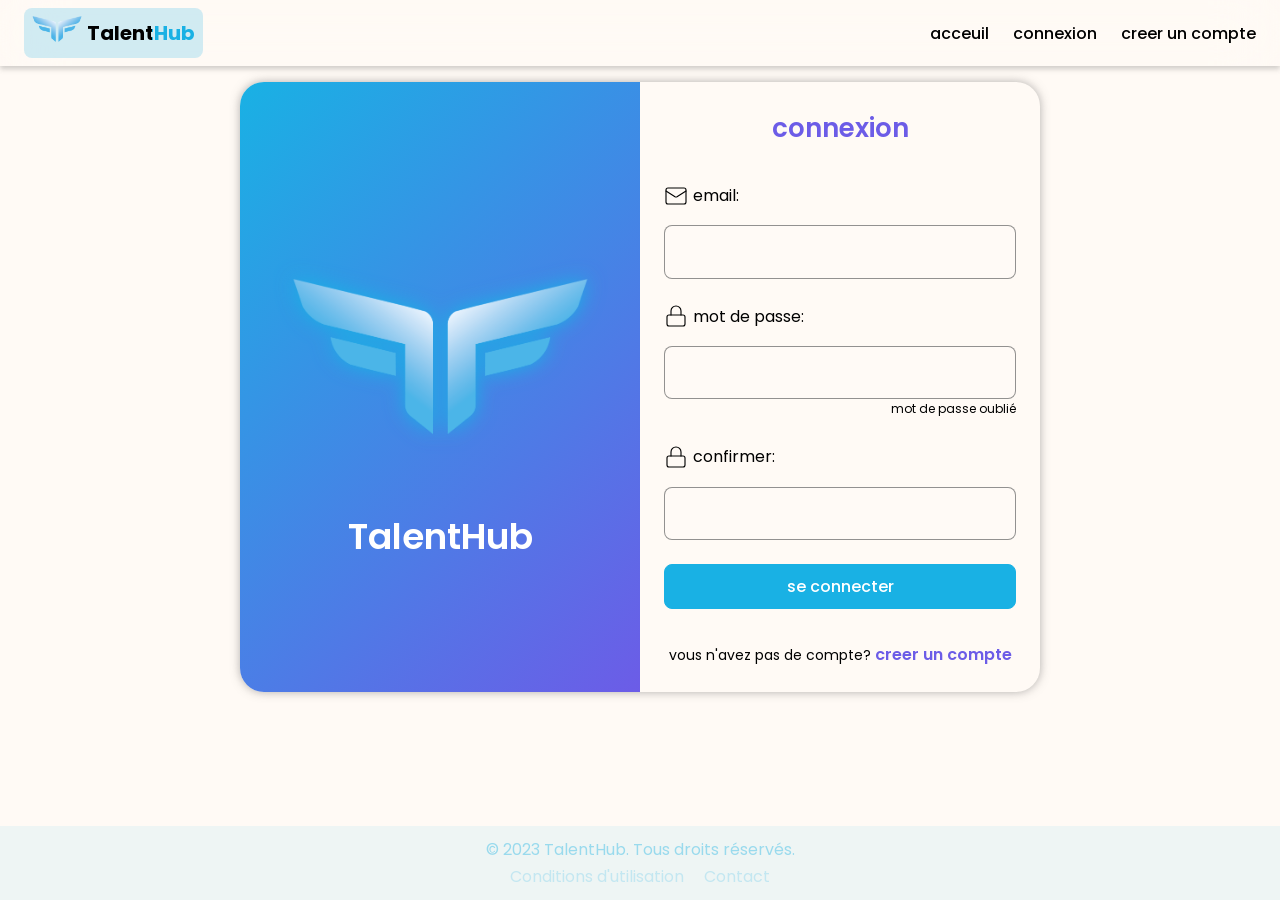
<file: front-end/pages/login/index.html>
<!doctype html>
<html lang="en">
	<head>
		<meta charset="UTF-8" />
		<meta name="viewport" content="width=device-width, initial-scale=1.0" />
		<meta http-equiv="X-UA-Compatible" content="ie=edge" />
		<link rel="stylesheet" href="/front-end/components/header/header.css" />
		<link rel="stylesheet" href="/front-end/components/footer/footer.css" />
		<link rel="stylesheet" href="/front-end/assets/styles/global.css" />
		<link rel="stylesheet" href="styles.css" />
		<title>login</title>
	</head>
	<body>
		<header id="head"></header>

		<main>
			<div class="connexion-hero flex-column">
				<div>
					<img src="/front-end/assets/pictures/Logo.png" alt="" />
				</div>
				<p>TalentHub</p>
			</div>
			<div class="form-content flex-column">
				<h1 class="title-form">connexion</h1>
				<form action="" method="" class="connexion-form flex-column" id="login-form">
					<div class="input-group flex-column">
						<label for="email"
							><span>
								<svg
									xmlns="http://www.w3.org/2000/svg"
									width="24"
									height="24"
									viewBox="0 0 24 24"
									fill="none"
									stroke="currentColor"
									stroke-width="2"
									stroke-linecap="round"
									stroke-linejoin="round"
								>
									<path
										d="m22 7-8.991 5.727a2 2 0 0 1-2.009 0L2 7"
									/>
									<rect
										x="2"
										y="4"
										width="20"
										height="16"
										rx="2"
									/>
								</svg> </span
							><span>email:</span>
						</label>
						<input type="email" name="email" id="email" />
					</div>
					<div class="input-group flex-column">
						<label for="password">
							<span>
								<svg
									xmlns="http://www.w3.org/2000/svg"
									width="24"
									height="24"
									viewBox="0 0 24 24"
									fill="none"
									stroke="currentColor"
									stroke-width="2"
									stroke-linecap="round"
									stroke-linejoin="round"
								>
									<rect
										width="18"
										height="11"
										x="3"
										y="11"
										rx="2"
										ry="2"
									/>
									<path d="M7 11V7a5 5 0 0 1 10 0v4" />
								</svg>
							</span>
							<span>mot de passe: </span></label
						>
						<input
							type="password"
							name="password"
							id="password"
							required
						/>
						<p class="forgot-password">mot de passe oublié</p>
					</div>
					<div class="input-group flex-column">
						<label for="password-confirmed">
							<span>
								<svg
									xmlns="http://www.w3.org/2000/svg"
									width="24"
									height="24"
									viewBox="0 0 24 24"
									fill="none"
									stroke="currentColor"
									stroke-width="2"
									stroke-linecap="round"
									stroke-linejoin="round"
								>
									<rect
										width="18"
										height="11"
										x="3"
										y="11"
										rx="2"
										ry="2"
									/>
									<path d="M7 11V7a5 5 0 0 1 10 0v4" />
								</svg>
							</span>
							<span>confirmer: </span></label
						>
						<input
							type="password"
							name="password-confirmed"
							id="password"
							required
						/>
					</div>
					<button class="login-button btn-good" type="submit">
						se connecter
					</button>
				</form>
				<p class="not-account">
					vous n'avez pas de compte?
					<a href="/front-end/pages/register/index.html">
						creer un compte</a
					>
				</p>
			</div>
		</main>

		<footer id="foot"></footer>

		<script src="main.js" type="module"></script>
	</body>
</html>
</file>
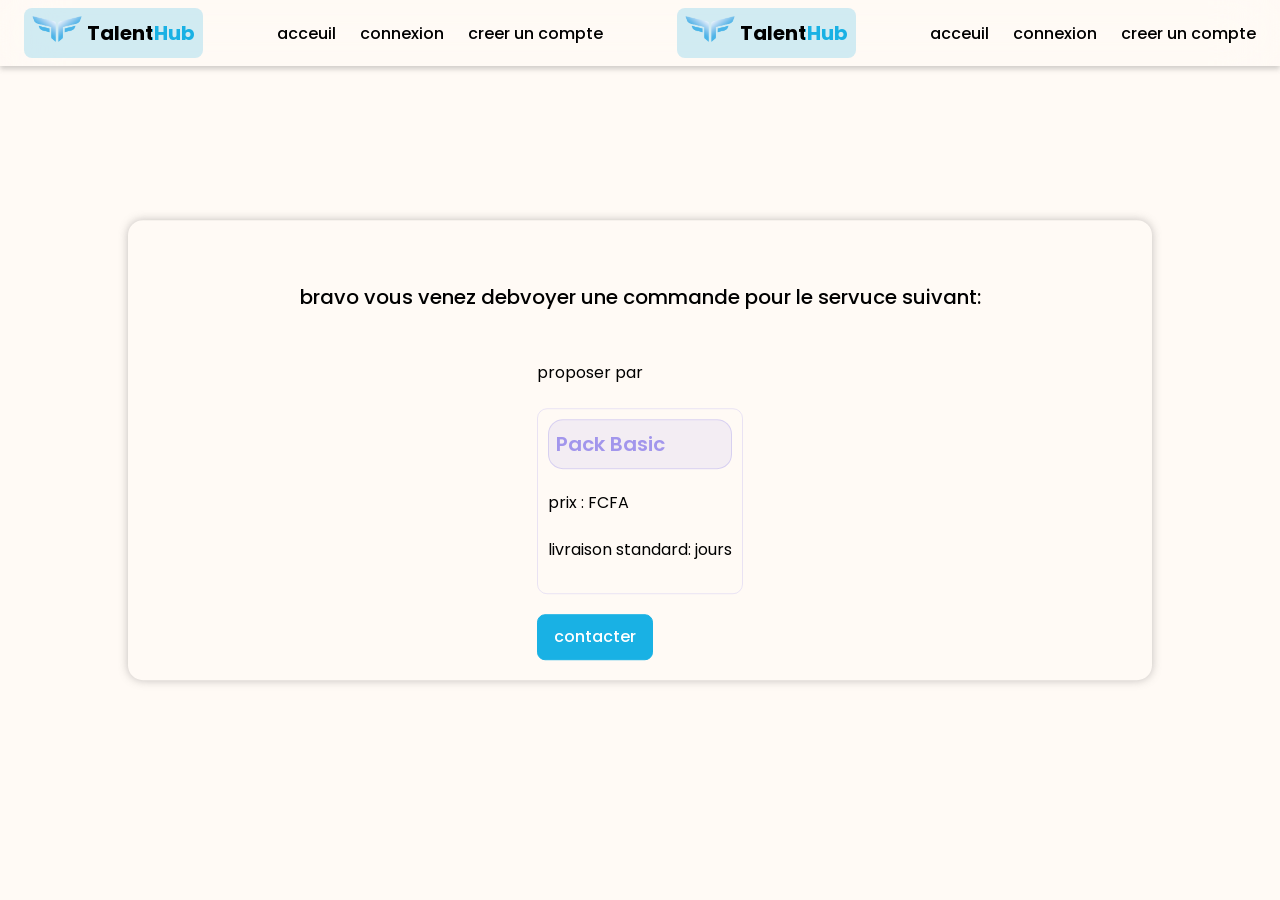
<file: front-end/pages/order/index.html>
<!doctype html>
<html lang="en">
  <head>
    <meta charset="UTF-8" />
    <meta name="viewport" content="width=device-width, initial-scale=1.0" />
    <meta http-equiv="X-UA-Compatible" content="ie=edge" />
    <link rel="stylesheet" href="styles.css" />
    <link rel="stylesheet" href="/front-end/components/header/header.css" />
    <link rel="stylesheet" href="/front-end/components/footer/footer.css" />
    <link rel="stylesheet" href="/front-end/assets/styles/global.css" />
    <title>order</title>
  </head>
  <body>
    <header id="hd"></header>
    <main class="flex-column">
      <div class="msg-confirm">
        <p>bravo vous venez debvoyer une commande pour le servuce suivant:</p>
      </div>
      <div class="order-details">
        <p>
          <span class="service-title"></span> proposer par
          <span class="service-owner"></span>
        </p>
        <div class="packs flex-column">
          <p class="pack-title">Pack Basic</p>
          <p class="packs-price">
            prix :
            <span class="service-prix" id="price"></span>FCFA
          </p>
          <p class="packs-delivery">
            livraison standard:
            <span class="service-delivery" id="delivery"></span>
            jours
          </p>
          <ul class="packs-feature" id="features"></ul>
        </div>
        <button class="btn-good contacter">contacter</button>
      </div>
    </main>
    <footer id="f"></footer>
    <!-- apel des differents scripts -->
    <script src="main.js" type="module"></script>
  </body>
</html>
</file>
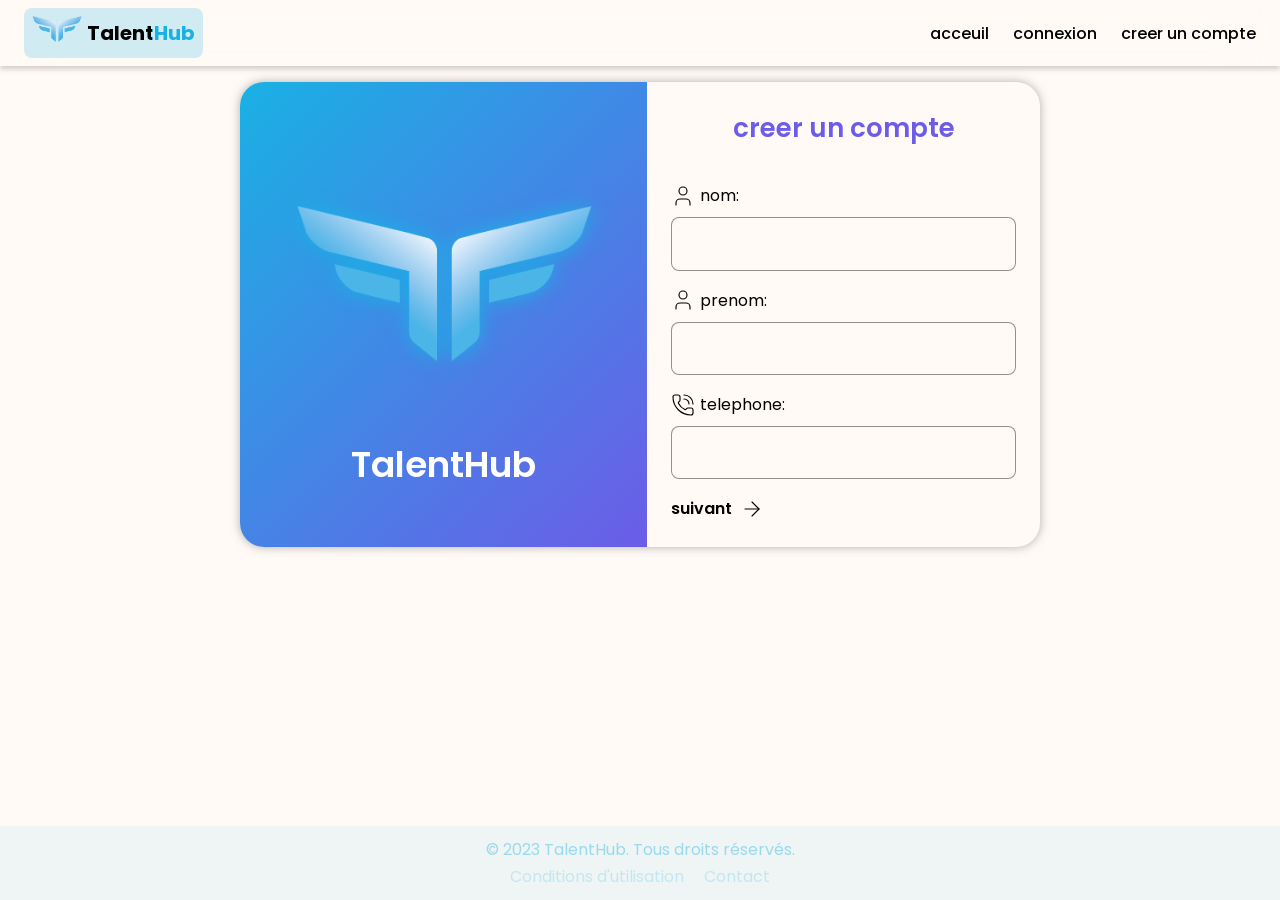
<file: front-end/pages/register/index.html>
<!doctype html>
<html lang="en">
	<head>
		<meta charset="UTF-8" />
		<meta name="viewport" content="width=device-width, initial-scale=1.0" />
		<meta http-equiv="X-UA-Compatible" content="ie=edge" />
		<link rel="stylesheet" href="/front-end/components/header/header.css" />
		<link rel="stylesheet" href="/front-end/components/footer/footer.css" />
		<link rel="stylesheet" href="/front-end/assets/styles/global.css" />
		<link rel="stylesheet" href="styles.css" />
		<title>register</title>
	</head>
	<body>
		<header id="head"></header>

		<main>
			<div class="connexion-hero flex-column">
				<div>
					<img src="/front-end/assets/pictures/Logo.png" alt="" />
				</div>
				<p>TalentHub</p>
			</div>
			<div class="form-content flex-column">
				<h1 class="title-form">creer un compte</h1>
				<form action="" method="" class="connexion-form flex-column">
					<div class="first-register-page flex-column">
						<div class="input-group flex-column">
							<label for="last-name"
								><span>
									<svg
										xmlns="http://www.w3.org/2000/svg"
										width="24"
										height="24"
										viewBox="0 0 24 24"
										!
										fill="none"
										stroke="currentColor"
										stroke-width="2"
										stroke-linecap="round"
										stroke-linejoin="round"
									>
										<path
											d="M19 21v-2a4 4 0 0 0-4-4H9a4 4 0 0 0-4 4v2"
										/>
										<circle cx="12" cy="7" r="4" />
									</svg> </span
								><span>nom:</span>
							</label>
							<input
								type="text"
								name="last-name"
								id="last-name"
							/>
						</div>
						<div class="input-group flex-column">
							<label for="first-name"
								><span>
									<svg
										xmlns="http://www.w3.org/2000/svg"
										width="24"
										height="24"
										viewBox="0 0 24 24"
										!
										fill="none"
										stroke="currentColor"
										stroke-width="2"
										stroke-linecap="round"
										stroke-linejoin="round"
									>
										<path
											d="M19 21v-2a4 4 0 0 0-4-4H9a4 4 0 0 0-4 4v2"
										/>
										<circle cx="12" cy="7" r="4" />
									</svg> </span
								><span>prenom:</span>
							</label>
							<input
								type="text"
								name="first-name"
								id="first-name"
							/>
						</div>
						<div class="input-group flex-column">
							<label for="tel"
								><span>
									<svg
										xmlns="http://www.w3.org/2000/svg"
										width="24"
										height="24"
										viewBox="0 0 24 24"
										fill="none"
										stroke="currentColor"
										stroke-width="2"
										stroke-linecap="round"
										stroke-linejoin="round"
									>
										<path d="M13 2a9 9 0 0 1 9 9" />
										<path d="M13 6a5 5 0 0 1 5 5" />
										<path
											d="M13.832 16.568a1 1 0 0 0 1.213-.303l.355-.465A2 2 0 0 1 17 15h3a2 2 0 0 1 2 2v3a2 2 0 0 1-2 2A18 18 0 0 1 2 4a2 2 0 0 1 2-2h3a2 2 0 0 1 2 2v3a2 2 0 0 1-.8 1.6l-.468.351a1 1 0 0 0-.292 1.233 14 14 0 0 0 6.392 6.384"
										/>
									</svg> </span
								><span>telephone:</span>
							</label>
							<input type="tel" name="tel" id="tel" />
						</div>
						<div class="flex-row" id="next">
							<span>suivant</span>
							<span
								><svg
									xmlns="http://www.w3.org/2000/svg"
									width="24"
									height="24"
									viewBox="0 0 24 24"
									fill="none"
									stroke="currentColor"
									stroke-width="2"
									stroke-linecap="round"
									stroke-linejoin="round"
								>
									<path d="M5 12h14" />
									<path d="m12 5 7 7-7 7" />
								</svg>
							</span>
						</div>
					</div>
					<div class="second-register-page flex-column">
						<div class="input-group flex-column">
							<label for="email"
								><span>
									<svg
										xmlns="http://www.w3.org/2000/svg"
										width="24"
										height="24"
										viewBox="0 0 24 24"
										fill="none"
										stroke="currentColor"
										stroke-width="2"
										stroke-linecap="round"
										stroke-linejoin="round"
									>
										<path
											d="m22 7-8.991 5.727a2 2 0 0 1-2.009 0L2 7"
										/>
										<rect
											x="2"
											y="4"
											width="20"
											height="16"
											rx="2"
										/>
									</svg> </span
								><span>email:</span>
							</label>
							<input type="email" name="email" id="email" />
						</div>
						<div class="input-group flex-column">
							<label for="password">
								<span>
									<svg
										xmlns="http://www.w3.org/2000/svg"
										width="24"
										height="24"
										viewBox="0 0 24 24"
										fill="none"
										stroke="currentColor"
										stroke-width="2"
										stroke-linecap="round"
										stroke-linejoin="round"
									>
										<rect
											width="18"
											height="11"
											x="3"
											y="11"
											rx="2"
											ry="2"
										/>
										<path d="M7 11V7a5 5 0 0 1 10 0v4" />
									</svg>
								</span>
								<span>mot de passe: </span></label
							>
							<input
								type="password"
								name="password"
								id="password"
								required
							/>
							<p class="forgot-password">mot de passe oublié</p>
						</div>
						<div class="input-group flex-column">
							<label for="password-confirmed">
								<span>
									<svg
										xmlns="http://www.w3.org/2000/svg"
										width="24"
										height="24"
										viewBox="0 0 24 24"
										fill="none"
										stroke="currentColor"
										stroke-width="2"
										stroke-linecap="round"
										stroke-linejoin="round"
									>
										<rect
											width="18"
											height="11"
											x="3"
											y="11"
											rx="2"
											ry="2"
										/>
										<path d="M7 11V7a5 5 0 0 1 10 0v4" />
									</svg>
								</span>
								<span>confirmer: </span></label
							>
							<input
								type="password"
								name="password-confirmed"
								id="password"
								required
							/>
						</div>
						<div class="flex-row" id="previous">
							<span><svg
								xmlns="http://www.w3.org/2000/svg"
								width="24"
								height="24"
								viewBox="0 0 24 24"
								fill="none"
								stroke="currentColor"
								stroke-width="2"
								stroke-linecap="round"
								stroke-linejoin="round"
							>
								<path d="m12 19-7-7 7-7" />
								<path d="M19 12H5" />
							</svg></span>
							<span>precedant</span>
						</div>
						<button class="login-button btn-good" type="submit">
							creer un compte
						</button>
					</div>
				</form>
			</div>
		</main>

		<footer id="foot"></footer>

		<script src="main.js" type="module"></script>
	</body>
</html>
</file>
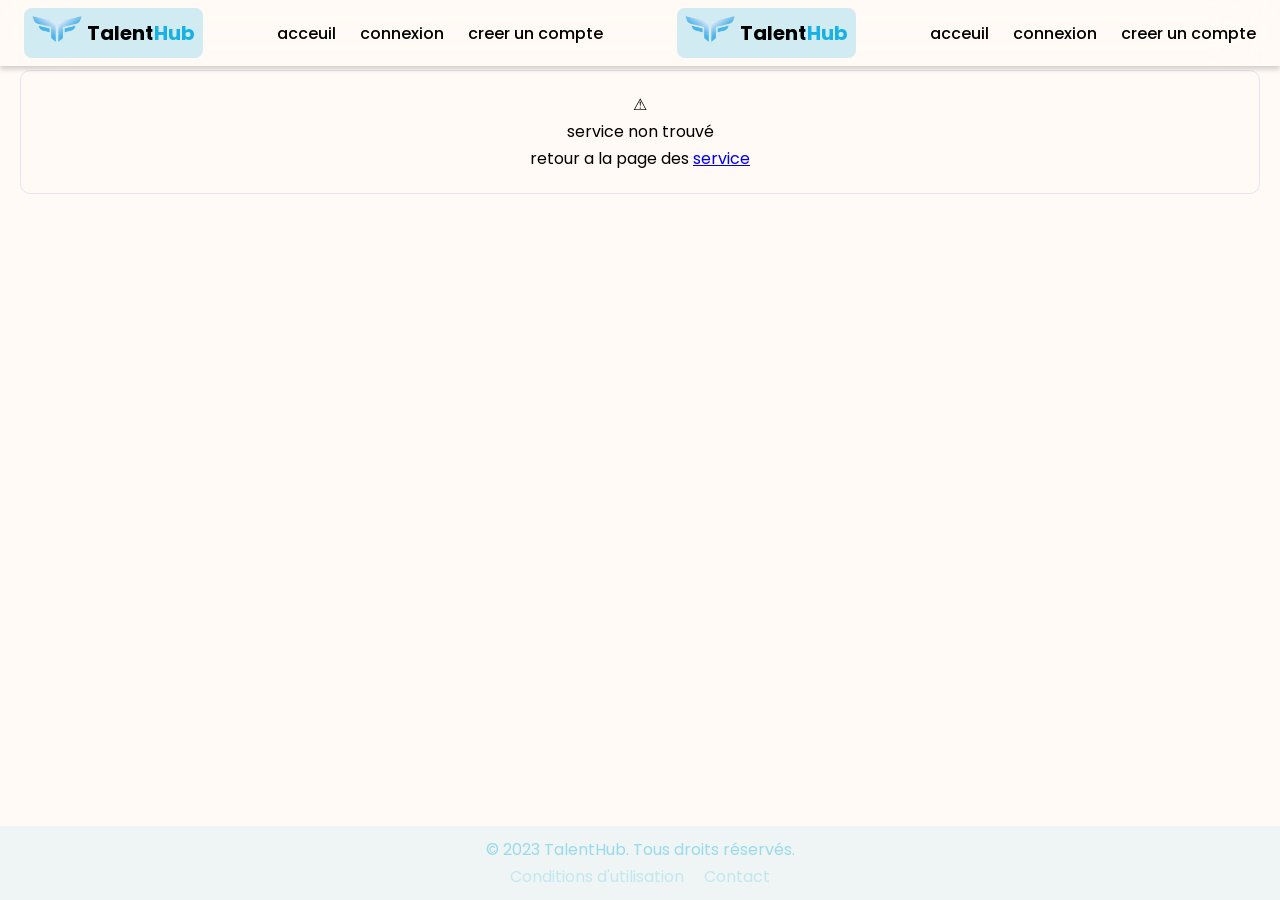
<file: front-end/pages/service/index.html>
<!doctype html>
<html lang="en">
  <head>
    <meta charset="UTF-8" />
    <meta name="viewport" content="width=device-width, initial-scale=1.0" />
    <meta http-equiv="X-UA-Compatible" content="ie=edge" />
    <link rel="stylesheet" href="styles.css" />
    <link rel="stylesheet" href="galerie.css" />
    <link rel="stylesheet" href="/front-end/components/header/header.css" />
    <link rel="stylesheet" href="/front-end/components/footer/footer.css" />
    <link rel="stylesheet" href="/front-end/components/etoile/etoile.css" />
    <title>service</title>
  </head>
  <body>
    <header id="hd"></header>
    <main>
      <section class="hero">
        <p class="hero-title">commander un service</p>
      </section>

      <section class="service-infos">
        <div class="service-title flex-row">
          <p class="service-title"></p>
          <button class="btn-full">commander</button>
        </div>
        <div class="service-review flex-row">
          <p class="flex-row">
            <span class="service-note"></span><span class="service-star"></span>
          </p>
          <p class="flex-row">(<span class="service-avis"></span>avis)</p>
        </div>

        <div class="service-meta flex-row">
          <p class="flex-row"><span class="service-prix"></span>FCFA</p>
          <p class="flex-row">
            <span
              ><svg
                xmlns="http://www.w3.org/2000/svg"
                width="20"
                height="20"
                viewBox="0 0 24 24"
                fill="none"
                stroke="currentColor"
                stroke-width="2.3"
                stroke-linecap="round"
                stroke-linejoin="round"
              >
                <path d="M12 6v6l4 2" />
                <circle cx="12" cy="12" r="10" /></svg
            ></span>
            <span class="service-delivery">10</span> jours
          </p>
        </div>
        <div class="service-profil flex-row">
          <div class="flex-row">
            <div class="service-profil-container profil"></div>
            <div class="service-profil-infos flex-column">
              <p class="service-profil-pseudo">devUltime</p>
              <p class="service-profil-prof">developpeur</p>
            </div>
            <div class="profil-mention flex-column">
              <span class="profil-verified"
                ><svg
                  xmlns="http://www.w3.org/2000/svg"
                  width="20"
                  height="20"
                  viewBox="0 0 24 24"
                  fill="none"
                  stroke="rgba(32,161,32,1)"
                  stroke-width="2"
                  stroke-linecap="round"
                  stroke-linejoin="round"
                >
                  <path
                    d="M3.85 8.62a4 4 0 0 1 4.78-4.77 4 4 0 0 1 6.74 0 4 4 0 0 1 4.78 4.78 4 4 0 0 1 0 6.74 4 4 0 0 1-4.77 4.78 4 4 0 0 1-6.75 0 4 4 0 0 1-4.78-4.77 4 4 0 0 1 0-6.76Z"
                  />
                  <path d="m9 12 2 2 4-4" />
                </svg>
              </span>
              <p class="profil-top-rated">top rated</p>
            </div>
          </div>
          <button class="profil-contacter btn-good">contacter</button>
        </div>
      </section>

      <section class="service-packs">
        <div class="packs-basic flex-column">
          <p class="packs-title">Pack Basic</p>
          <p class="packs-price">
            prix :
            <span class="service-prix" id="basic-price"></span>FCFA
          </p>
          <p class="packs-delivery">
            livraison standard:
            <span class="service-delivery" id="basic-delivery"></span>
            jours
          </p>
          <ul class="packs-feature" id="basic-features"></ul>
          <button class="btn-full" id="basic-pack-button">Commander</button>
        </div>
        <div class="packs-premium flex-column">
          <p class="packs-title">Pack Premium</p>
          <p class="packs-price">
            prix :
            <span class="service-prix" id="premium-price"></span>FCFA
          </p>
          <p class="packs-delivery">
            livraison expresse:
            <span class="service-delivery" id="premium-delivery"></span>
            jours
          </p>
          <ul class="packs-feature" id="premium-features"></ul>
          <button class="btn-full" id="premium-pack-button">Commander</button>
        </div>
      </section>

      <section class="service-about">
        <p class="service-about-text"></p>
      </section>

      <section class="service-galerie flex-column">
        <!-- Vidéo de présentation -->
        <div class="galerie-video">
          <div class="video-placeholder" id="video-placeholder">
            <svg
              xmlns="http://www.w3.org/2000/svg"
              width="48"
              height="48"
              viewBox="0 0 24 24"
              fill="none"
              stroke="currentColor"
              stroke-width="1.5"
              stroke-linecap="round"
              stroke-linejoin="round"
            >
              <rect x="2" y="4" width="20" height="16" rx="2" ry="2"></rect>
              <polygon points="10 8 16 12 10 16 10 8"></polygon>
            </svg>
            <p>Aucune vidéo de présentation</p>
          </div>
          <video id="service-video" controls style="display: none">
            <source src="" type="video/mp4" />
            Votre navigateur ne supporte pas la lecture vidéo.
          </video>
        </div>

        <!-- Galerie d'images -->
        <div class="galerie-images">
          <div class="images-grid" id="images-grid">
            <div class="image-placeholder">
              <svg
                xmlns="http://www.w3.org/2000/svg"
                width="32"
                height="32"
                viewBox="0 0 24 24"
                fill="none"
                stroke="currentColor"
                stroke-width="1.5"
                stroke-linecap="round"
                stroke-linejoin="round"
              >
                <rect x="2" y="2" width="20" height="20" rx="2" ry="2"></rect>
                <circle cx="8.5" cy="8.5" r="2.5"></circle>
                <polyline points="21 15 16 10 5 21"></polyline>
              </svg>
              <p>Aucune image</p>
            </div>
          </div>
        </div>
      </section>
      <div class="service-not-found flex-column">
        <p>&#9888;</p>
        <p>service non trouvé</p>
        <p>
          retour a la page des
          <a href="/front-end/pages/services/index.html">service</a>
        </p>
      </div>
    </main>
    <footer id="ft"></footer>
    <!--js -->
    <script src="main.js" type="module"></script>
    <script src="services.js" type="module"></script>
    <script src="packs.js" type="module"></script>
  </body>
</html>
</file>
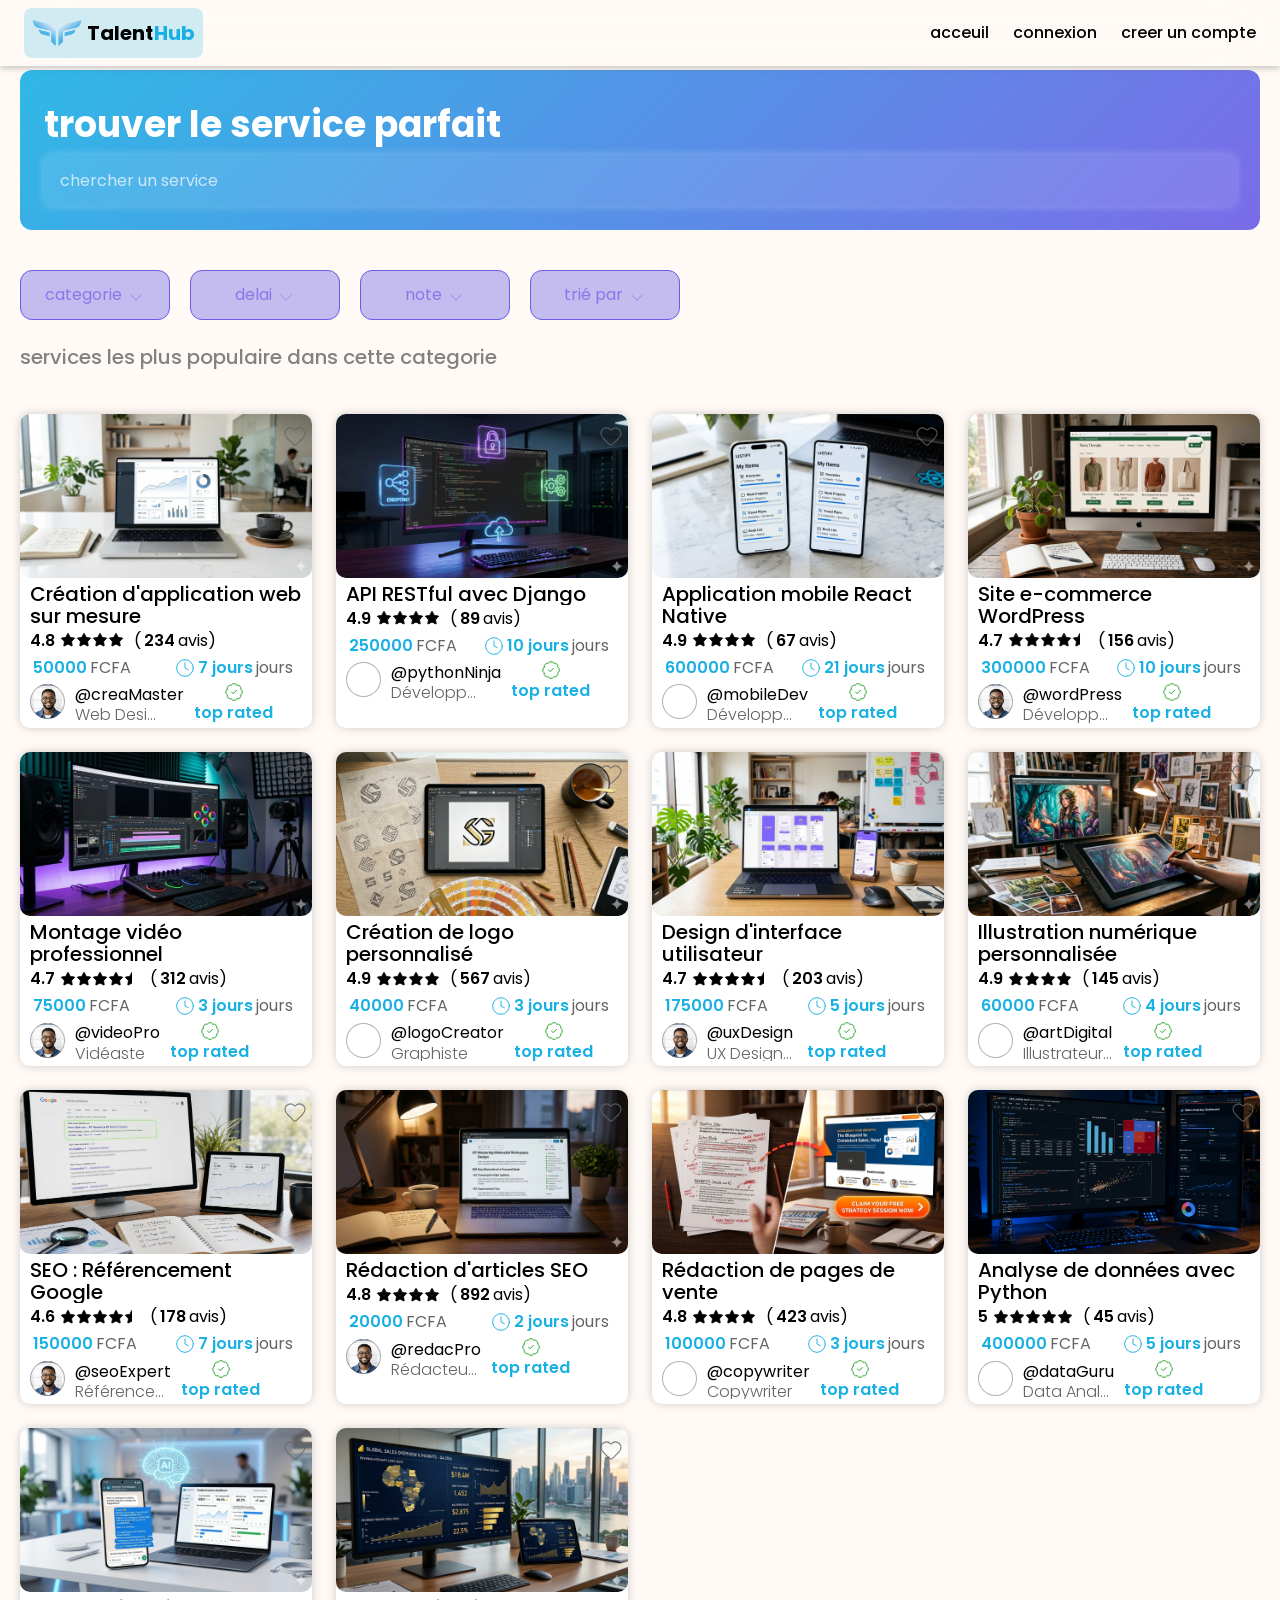
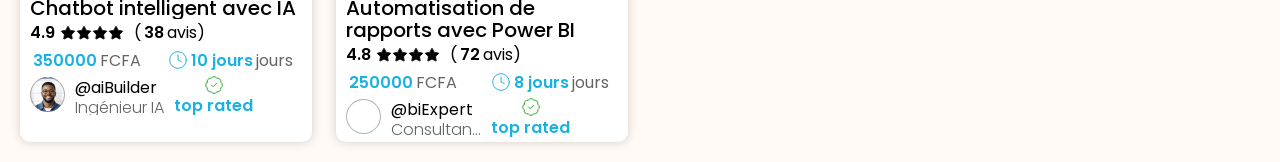
<file: front-end/pages/services/index.html>
<html>
	<head>
		<meta charset="UTF-8" />
		<meta name="viewport" content="width=device-width, initial-scale=1.0" />
		<meta http-equiv="X-UA-Compatible" content="ie=edge" />
		<link rel="stylesheet" href="styles.css" />
		<link rel="stylesheet" href="filter.css" />
		<link rel="stylesheet" href="/front-end/assets/styles/service.css" />
		<link rel="stylesheet" href="/front-end/components/etoile/etoile.css" />
		<link rel="stylesheet" href="/front-end/components/header/header.css" />
		<link rel="stylesheet" href="/front-end/components/footer/footer.css" />
		<link
			rel="stylesheet"
			href="https://cdnjs.cloudflare.com/ajax/libs/font-awesome/6.0.0/css/all.min.css"
		/>

		<title>services</title>
	</head>

	<body>
		<header id="hd"></header>
		<main>
			<section class="hero">
				<p class="hero-title">trouver le service parfait</p>
				<input
					class="look-for-service"
					placeholder="chercher un service"
				/>
			</section>
			<section class="filter flex-row">
				<div class="filter-item-group">
					<button class="filter-item flex-row" id="categorie-filter">
						<span>categorie</span>
						<span
							><svg
								xmlns="http://www.w3.org/2000/svg"
								width="24"
								height="24"
								viewBox="0 0 24 24"
								fill="none"
								stroke="currentColor"
								stroke-width="2"
								stroke-linecap="round"
								stroke-linejoin="round"
							>
								<path d="m19 12-7 7-7-7" /></svg
						></span>
					</button>
					<div class="filter-item-detail" id="categorie-detail">
						<ul id="categorie-detail-list">
							<li>developpement web</li>
							<li>design graphic</li>
							<li>retouche photo</li>
							<li>montage video</li>
						</ul>
					</div>
				</div>
				<div class="filter-item-group">
					<button class="filter-item flex-row" id="delai-filter">
						<span>delai</span>
						<span
							><svg
								xmlns="http://www.w3.org/2000/svg"
								width="24"
								height="24"
								viewBox="0 0 24 24"
								fill="none"
								stroke="currentColor"
								stroke-width="2"
								stroke-linecap="round"
								stroke-linejoin="round"
							>
								<path d="m19 12-7 7-7-7" /></svg
						></span>
					</button>
					<div class="filter-item-detail" id="delai-detail">
						<label for="delai-min">delai (min):</label>
						<input
							type="number"
							min="0"
							max="5"
							step="1"
							value="0"
							id="delai-min"
						/><br />
						<label for="delai-max">delai (max):</label>
						<input
							type="number"
							min="0"
							max="5"
							step="1"
							value="0"
							id="delai-max"
						/><br />
						<button class="btn-good" id="filter-delai-button">
							appliquer
						</button>
					</div>
				</div>
				<div class="filter-item-group">
					<button class="filter-item flex-row" id="note-filter">
						<span>note</span>
						<span
							><svg
								xmlns="http://www.w3.org/2000/svg"
								width="24"
								height="24"
								viewBox="0 0 24 24"
								fill="none"
								stroke="currentColor"
								stroke-width="2"
								stroke-linecap="round"
								stroke-linejoin="round"
							>
								<path d="m19 12-7 7-7-7" /></svg
						></span>
					</button>
					<div class="filter-item-detail" id="note-detail">
						<input
							type="number"
							min="0"
							max="5"
							step="1"
							value="0"
							id="note"
						/> 
						<button class="btn-good" id="filter-note-button">
							appliquer
						</button>
					</div>
				</div>
				<div class="filter-item-group">
					<button class="filter-item flex-row" id="trie-filter">
						<span>trié par</span>
						<span
							><svg
								xmlns="http://www.w3.org/2000/svg"
								width="24"
								height="24"
								viewBox="0 0 24 24"
								fill="none"
								stroke="currentColor"
								stroke-width="2"
								stroke-linecap="round"
								stroke-linejoin="round"
							>
								<path d="m19 12-7 7-7-7" /></svg
						></span>
					</button>
					<div class="filter-item-detail" id="trie-detail">
						<ul>
							<li>developpement web</li>
							<li>design graphic</li>
							<li>retouche photo</li>
							<li>montage video</li>
						</ul>
					</div>
				</div>
			</section>
			<section class="services">
				<p>services les plus populaire dans cette categorie</p>
				<!--template pour les service -->
				<template id="service-template" class="flex-column">
					<div class="service flex-column">
						<span class="service-favorite">
							<svg
								xmlns="http://www.w3.org/2000/svg"
								width="24"
								height="24"
								viewBox="0 0 24 24"
								fill="none"
								stroke="currentColor"
								stroke-width="2"
								stroke-linecap="round"
								stroke-linejoin="round"
							>
								<path
									d="M2 9.5a5.5 5.5 0 0 1 9.591-3.676.56.56 0 0 0 .818 0A5.49 5.49 0 0 1 22 9.5c0 2.29-1.5 4-3 5.5l-5.492 5.313a2 2 0 0 1-3 .019L5 15c-1.5-1.5-3-3.2-3-5.5"
								/>
							</svg>
						</span>
						<div class="service-img"></div>
						<p class="service-title"></p>
						<div class="service-review flex-row">
							<p class="flex-row">
								<span class="service-note">4.5</span
								><span class="service-star"></span>
							</p>
							<p class="flex-row">
								(<span class="service-avis"></span>avis)
							</p>
						</div>

						<div class="service-meta flex-row">
							<p><span class="service-prix"></span>FCFA</p>
							<p class="flex-row">
								<span
									><svg
										xmlns="http://www.w3.org/2000/svg"
										width="20"
										height="20"
										viewBox="0 0 24 24"
										fill="none"
										stroke="currentColor"
										stroke-width="2.3"
										stroke-linecap="round"
										stroke-linejoin="round"
									>
										<path d="M12 6v6l4 2" />
										<circle cx="12" cy="12" r="10" /></svg
								></span>
								<span class="service-delivery"></span> jours
							</p>
						</div>
						<div class="service-profil flex-row">
							<div class="service-profil-container profil"></div>
							<div class="service-profil-infos flex-column">
								<p class="service-profil-pseudo"></p>
								<p class="service-profil-prof"></p>
							</div>
							<div class="profil-mention flex-column">
								<span class="profil-verified"
									><svg
										xmlns="http://www.w3.org/2000/svg"
										width="20"
										height="20"
										viewBox="0 0 24 24"
										fill="none"
										stroke="rgba(32,161,32,1)"
										stroke-width="2"
										stroke-linecap="round"
										stroke-linejoin="round"
									>
										<path
											d="M3.85 8.62a4 4 0 0 1 4.78-4.77 4 4 0 0 1 6.74 0 4 4 0 0 1 4.78 4.78 4 4 0 0 1 0 6.74 4 4 0 0 1-4.77 4.78 4 4 0 0 1-6.75 0 4 4 0 0 1-4.78-4.77 4 4 0 0 1 0-6.76Z"
										/>
										<path d="m9 12 2 2 4-4" />
									</svg>
								</span>
								<p class="profil-top-rated">top rated</p>
							</div>
						</div>
					</div>
				</template>
				<div class="all-services" id="all-services"></div>
			</section>
		</main>
		<footer id="ft"></footer>
		<script src="./main.js" type="module"></script>
		<script src="./services.js" type="module"></script>
		<script src="./filter.js" type="module"></script>
	</body>
</html>
</file>
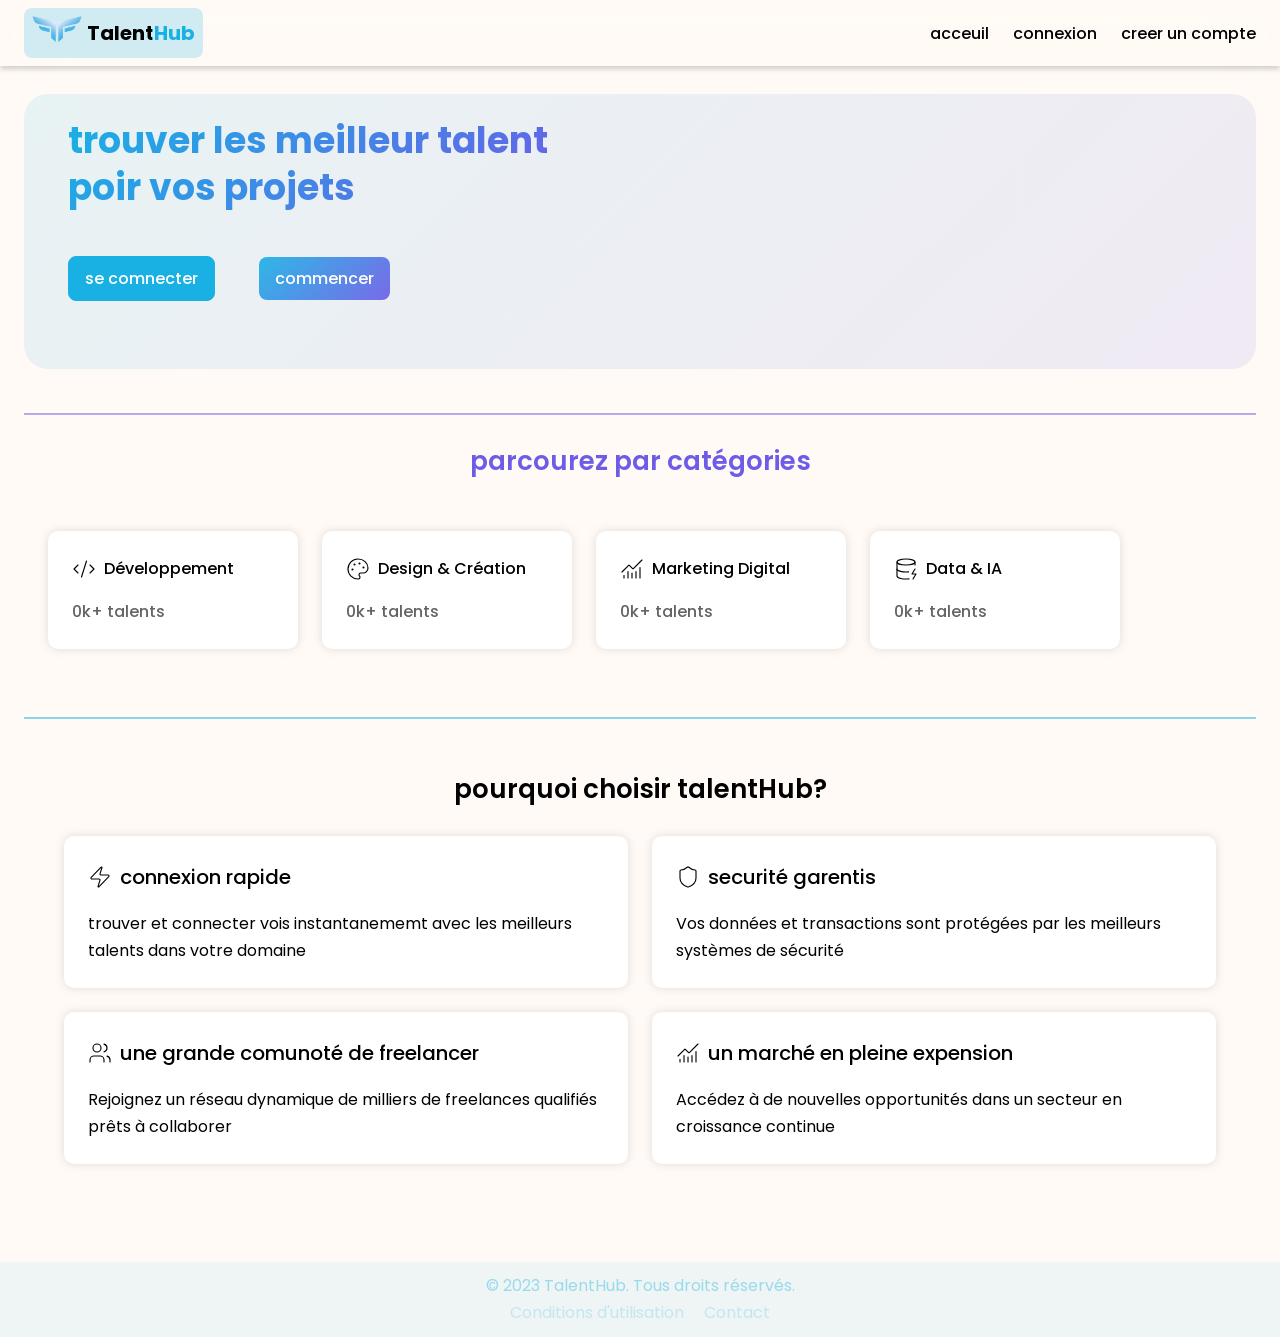
<file: front-end/pages/welcome/index.html>
<!doctype html>
<html lang="en">
	<head>
		<meta charset="UTF-8" />
		<meta name="viewport" content="width=device-width, initial-scale=1.0" />
		<meta http-equiv="X-UA-Compatible" content="ie=edge" />
		<link rel="stylesheet" href="/front-end/components/header/header.css" />
		<link rel="stylesheet" href="/front-end/components/footer/footer.css" />
		<link rel="stylesheet" href="/front-end/assets/styles/global.css" />
		<link rel="stylesheet" href="categories.css" />
		<link rel="stylesheet" href="styles.css" />
		<title>welcome</title>
	</head>

	<body>
		<header id="head"></header>

		<main>
			<div class="hero">
				<p>trouver les meilleur talent poir vos projets</p>
				<div class="CTA flex-row">
					<button class="btn-good">
						<a href="/front-end/pages/login/index.html"
							>se comnecter</a
						>
					</button>
					<button class="btn-full">
						<a href="/front-end/pages/home/index.html">commencer</a>
					</button>
				</div>
			</div>

			<div class="categories flex-column">
				<p>parcourez par catégories</p>
				<div
					id="categories-container"
					class="categories-container flex-row"
				>
					<template id="category-template">
						<div class="category flex-column">
							<h3 class="ctg-label flex-row">
								<span class="ctg-icon"></span
								><span class="ctg-title"></span>
							</h3>
							<p class="ctg-count"></p>
						</div>
					</template>
				</div>
			</div>
			<div class="why-shoose-us flex-column">
				<p>pourquoi choisir talentHub?</p>

				<div class="why-shoose-all flex-column">
					<div class="why-shoose-item flex-column">
						<h3 class="flex-row">
							<span
								><svg
									xmlns="http://www.w3.org/2000/svg"
									width="24"
									height="24"
									viewBox="0 0 24 24"
									fill="none"
									stroke="currentColor"
									stroke-width="2"
									stroke-linecap="round"
									stroke-linejoin="round"
									class="lucide lucide-zap-icon lucide-zap"
								>
									<path
										d="M4 14a1 1 0 0 1-.78-1.63l9.9-10.2a.5.5 0 0 1 .86.46l-1.92 6.02A1 1 0 0 0 13 10h7a1 1 0 0 1 .78 1.63l-9.9 10.2a.5.5 0 0 1-.86-.46l1.92-6.02A1 1 0 0 0 11 14z"
									/></svg></span
							>connexion rapide
						</h3>
						<p>
							trouver et connecter vois instantanememt avec les
							meilleurs talents dans votre domaine
						</p>
					</div>
					<div class="why-shoose-item flex-column">
						<h3 class="flex-row">
							<span
								><svg
									xmlns="http://www.w3.org/2000/svg"
									width="24"
									height="24"
									viewBox="0 0 24 24"
									fill="none"
									stroke="currentColor"
									stroke-width="2"
									stroke-linecap="round"
									stroke-linejoin="round"
									class="lucide lucide-shield-icon lucide-shield"
								>
									<path
										d="M20 13c0 5-3.5 7.5-7.66 8.95a1 1 0 0 1-.67-.01C7.5 20.5 4 18 4 13V6a1 1 0 0 1 1-1c2 0 4.5-1.2 6.24-2.72a1.17 1.17 0 0 1 1.52 0C14.51 3.81 17 5 19 5a1 1 0 0 1 1 1z"
									/></svg></span
							>securité garentis
						</h3>
						<p>
							Vos données et transactions sont protégées par les
							meilleurs systèmes de sécurité
						</p>
					</div>
					<div class="why-shoose-item flex-column">
						<h3 class="flex-row">
							<span
								><svg
									xmlns="http://www.w3.org/2000/svg"
									width="24"
									height="24"
									viewBox="0 0 24 24"
									fill="none"
									stroke="currentColor"
									stroke-width="2"
									stroke-linecap="round"
									stroke-linejoin="round"
									class="lucide lucide-users-icon lucide-users"
								>
									<path
										d="M16 21v-2a4 4 0 0 0-4-4H6a4 4 0 0 0-4 4v2"
									/>
									<path d="M16 3.128a4 4 0 0 1 0 7.744" />
									<path d="M22 21v-2a4 4 0 0 0-3-3.87" />
									<circle cx="9" cy="7" r="4" /></svg></span
							>une grande comunoté de freelancer
						</h3>
						<p>
							Rejoignez un réseau dynamique de milliers de
							freelances qualifiés prêts à collaborer
						</p>
					</div>
					<div class="why-shoose-item flex-column">
						<h3 class="flex-row">
							<span
								><svg
									xmlns="http://www.w3.org/2000/svg"
									width="24"
									height="24"
									viewBox="0 0 24 24"
									fill="none"
									stroke="currentColor"
									stroke-width="2"
									stroke-linecap="round"
									stroke-linejoin="round"
									class="lucide lucide-chart-no-axes-combined-icon lucide-chart-no-axes-combined"
								>
									<path d="M12 16v5" />
									<path d="M16 14.639V21" />
									<path d="M20 10.656V21" />
									<path
										d="m22 3-8.646 8.646a.5.5 0 0 1-.708 0L9.354 8.354a.5.5 0 0 0-.707 0L2 15"
									/>
									<path d="M4 18.463V21" />
									<path d="M8 14.656V21" /></svg></span
							>un marché en pleine expension
						</h3>

						<p>
							Accédez à de nouvelles opportunités dans un secteur
							en croissance continue
						</p>
					</div>
				</div>
			</div>
		</main>

		<footer id="foot"></footer>

		<script src="main.js" type="module"></script>
		<script src="categories.js" type="module"></script>
	</body>
</html>
</file>
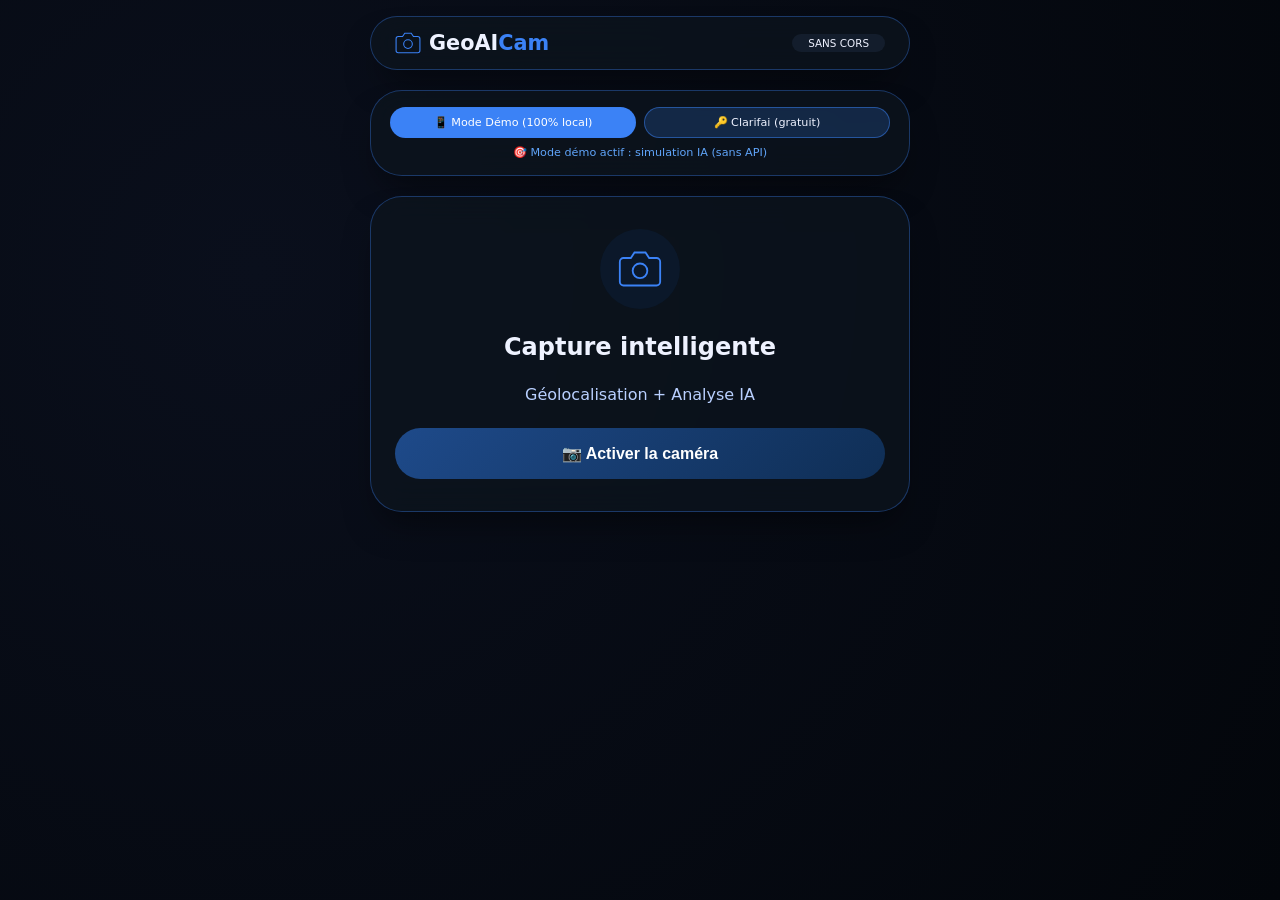
<file: Geo.html>
<!DOCTYPE html>
<html lang="fr">
<head>
    <meta charset="UTF-8">
    <meta name="viewport" content="width=device-width, initial-scale=1.0, viewport-fit=cover, user-scalable=no">
    <title>GeoAI Cam | Version Stable</title>
    <style>
        * {
            margin: 0;
            padding: 0;
            box-sizing: border-box;
            -webkit-tap-highlight-color: transparent;
        }

        body {
            background: radial-gradient(circle at 20% 30%, #0a0f1c, #03060b);
            min-height: 100vh;
            font-family: system-ui, -apple-system, 'Inter', sans-serif;
            padding: 1rem;
            color: #eef2ff;
        }

        .app-container {
            max-width: 540px;
            margin: 0 auto;
            display: flex;
            flex-direction: column;
            gap: 1.25rem;
        }

        .glass-card {
            background: rgba(12, 20, 30, 0.75);
            backdrop-filter: blur(16px);
            border-radius: 2rem;
            border: 1px solid rgba(59, 130, 246, 0.35);
            box-shadow: 0 20px 35px -12px rgba(0, 0, 0, 0.5);
        }

        .btn-primary {
            background: linear-gradient(135deg, #1e4a8a, #0f2e55);
            border: none;
            border-radius: 3rem;
            padding: 1rem 1.2rem;
            font-weight: 600;
            font-size: 1rem;
            color: white;
            width: 100%;
            cursor: pointer;
            transition: transform 0.1s ease;
            touch-action: manipulation;
        }

        .btn-primary:active {
            transform: scale(0.97);
        }

        .btn-secondary {
            background: rgba(255, 255, 255, 0.06);
            border: 1px solid rgba(59, 130, 246, 0.5);
            border-radius: 3rem;
            padding: 0.8rem 1rem;
            font-weight: 500;
            color: #cbd5ff;
            cursor: pointer;
        }

        .video-box {
            background: #000;
            border-radius: 1.8rem;
            overflow: hidden;
            aspect-ratio: 4 / 3;
        }

        video {
            width: 100%;
            height: 100%;
            object-fit: cover;
        }

        .spinner {
            width: 52px;
            height: 52px;
            border: 3px solid rgba(59, 130, 246, 0.2);
            border-top: 3px solid #3b82f6;
            border-radius: 50%;
            animation: spin 0.7s linear infinite;
            margin: 0 auto;
        }

        @keyframes spin {
            to { transform: rotate(360deg); }
        }

        .toast {
            position: fixed;
            top: 20px;
            left: 20px;
            right: 20px;
            background: #ef4444e6;
            backdrop-filter: blur(12px);
            color: white;
            padding: 0.9rem;
            border-radius: 60px;
            text-align: center;
            z-index: 1000;
            font-size: 0.85rem;
        }

        .result-tag {
            background: rgba(59, 130, 246, 0.3);
            padding: 0.3rem 1rem;
            border-radius: 40px;
            font-size: 0.7rem;
            display: inline-block;
        }

        .api-selector {
            display: flex;
            gap: 0.5rem;
            margin-bottom: 0.5rem;
        }

        .api-option {
            flex: 1;
            background: rgba(59, 130, 246, 0.2);
            border: 1px solid rgba(59, 130, 246, 0.5);
            border-radius: 2rem;
            padding: 0.5rem;
            text-align: center;
            font-size: 0.7rem;
            cursor: pointer;
        }

        .api-option.active {
            background: #3b82f6;
            color: white;
        }
    </style>
</head>
<body>

<div class="app-container">
    <div class="glass-card" style="padding: 0.8rem 1.5rem; display: flex; justify-content: space-between; align-items: center;">
        <div style="display: flex; align-items: center; gap: 8px;">
            <svg width="26" height="26" viewBox="0 0 24 24" fill="none" stroke="#3b82f6">
                <path d="M23 19a2 2 0 0 1-2 2H3a2 2 0 0 1-2-2V8a2 2 0 0 1 2-2h4l2-3h6l2 3h4a2 2 0 0 1 2 2z"/>
                <circle cx="12" cy="13" r="4"/>
            </svg>
            <span style="font-weight: 700; font-size: 1.3rem;">GeoAI<span style="color:#3b82f6">Cam</span></span>
        </div>
        <div style="background: #1e2a3e80; padding: 0.2rem 1rem; border-radius: 50px; font-size: 0.65rem;">SANS CORS</div>
    </div>

    <div class="glass-card" style="padding: 1rem 1.2rem;">
        <div class="api-selector">
            <div id="optionMock" class="api-option active">📱 Mode Démo (100% local)</div>
            <div id="OptionClarifai" class="api-option">🔑 Clarifai (gratuit)</div>
        </div>
        <div id="apiKeySection" style="display: none;">
            <label style="font-size: 0.75rem; margin-bottom: 6px; display: block;">🔑 Clé API Clarifai</label>
            <input type="password" id="apiKey" class="input-api" style="width:100%; background:rgba(0,0,0,0.5); border:1px solid #2c4d7a; border-radius:2rem; padding:0.9rem 1.2rem; color:white;" placeholder="Votre clé Clarifai">
            <div style="font-size: 0.6rem; color: #94a3b8; margin-top: 5px;">Obtenir : clarifai.com → Sign up → API Keys</div>
        </div>
        <div id="demoInfo" style="font-size: 0.7rem; text-align: center; margin-top: 0.5rem; color: #60a5fa;">
            🎯 Mode démo actif : simulation IA (sans API)
        </div>
    </div>

    <div id="homeScreen" class="glass-card" style="padding: 2rem 1.5rem; text-align: center; display: flex; flex-direction: column; gap: 1.5rem;">
        <div style="background: #0f2e5540; width: 80px; height: 80px; border-radius: 80px; margin: 0 auto; display: flex; align-items: center; justify-content: center;">
            <svg width="44" height="44" viewBox="0 0 24 24" fill="none" stroke="#3b82f6">
                <path d="M23 19a2 2 0 0 1-2 2H3a2 2 0 0 1-2-2V8a2 2 0 0 1 2-2h4l2-3h6l2 3h4a2 2 0 0 1 2 2z"/>
                <circle cx="12" cy="13" r="4"/>
            </svg>
        </div>
        <h2 style="font-size: 1.5rem; font-weight: 700;">Capture intelligente</h2>
        <p style="color: #b9d0ff;">Géolocalisation + Analyse IA</p>
        <button id="activateCam" class="btn-primary">📷 Activer la caméra</button>
    </div>

    <div id="cameraScreen" class="glass-card" style="padding: 1.2rem; display: none; flex-direction: column; gap: 1rem;">
        <div class="video-box">
            <video id="video" autoplay playsinline muted></video>
        </div>
        <button id="captureBtn" class="btn-primary">🔘 ANALYSER & LOCALISER</button>
        <button id="backHome" class="btn-secondary">Retour</button>
    </div>

    <div id="loadingScreen" class="glass-card" style="padding: 2.5rem; display: none; flex-direction: column; align-items: center; gap: 1rem;">
        <div class="spinner"></div>
        <p style="font-weight: 600;">Analyse en cours...</p>
        <p style="font-size: 0.75rem;">Géolocalisation + Vision IA</p>
    </div>

    <div id="resultScreen" class="glass-card" style="padding: 1.4rem; display: none; flex-direction: column; gap: 1rem;">
        <div style="display: flex; justify-content: space-between;">
            <span style="font-weight: 700;">📋 Résultats</span>
            <button id="newPhoto" class="btn-secondary" style="padding: 0.4rem 1rem;">Nouvelle</button>
        </div>
        
        <div style="border-left: 3px solid #3b82f6; padding-left: 0.8rem;">
            <div style="display: flex; gap: 6px; margin-bottom: 4px;">
                <svg width="14" height="14" viewBox="0 0 24 24" fill="none" stroke="#3b82f6"><path d="M21 10c0 7-9 13-9 13s-9-6-9-13a9 9 0 0 1 18 0z"/><circle cx="12" cy="10" r="3"/></svg>
                <span style="font-size: 0.8rem; font-weight: 600;">Localisation</span>
            </div>
            <p id="addressText" style="font-size: 0.8rem;">—</p>
            <a id="osmLink" href="#" target="_blank" style="font-size: 0.7rem; color: #60a5fa;">Voir sur OpenStreetMap →</a>
        </div>

        <div style="border-left: 3px solid #a855f7; padding-left: 0.8rem;">
            <div style="display: flex; gap: 6px; margin-bottom: 4px;">
                <svg width="14" height="14" viewBox="0 0 24 24" fill="none" stroke="#c084fc"><path d="M12 2a10 10 0 1 0 10 10 10 10 0 0 0-10-10z"/><path d="M12 6v4M12 16h.01"/></svg>
                <span style="font-size: 0.8rem; font-weight: 600;">Analyse IA</span>
            </div>
            <p id="aiText" style="font-size: 0.85rem; font-weight: 500;">—</p>
            <div id="tags" style="display: flex; flex-wrap: wrap; gap: 6px; margin-top: 6px;"></div>
        </div>

        <img id="thumbnail" style="width: 60px; height: 60px; border-radius: 1rem; object-fit: cover; margin-top: 0.5rem;">
    </div>
</div>

<script>
    (function() {
        // DOM elements
        const homeDiv = document.getElementById('homeScreen');
        const cameraDiv = document.getElementById('cameraScreen');
        const loadingDiv = document.getElementById('loadingScreen');
        const resultDiv = document.getElementById('resultScreen');
        const activateBtn = document.getElementById('activateCam');
        const captureAnalyzeBtn = document.getElementById('captureBtn');
        const backHomeBtn = document.getElementById('backHome');
        const newPhotoBtn = document.getElementById('newPhoto');
        const apiKeyInput = document.getElementById('apiKey');
        const optionMock = document.getElementById('optionMock');
        const optionClarifai = document.getElementById('OptionClarifai');
        const apiKeySection = document.getElementById('apiKeySection');
        const demoInfo = document.getElementById('demoInfo');
        
        const videoEl = document.getElementById('video');
        const addressSpan = document.getElementById('addressText');
        const osmLink = document.getElementById('osmLink');
        const aiTextSpan = document.getElementById('aiText');
        const tagsDiv = document.getElementById('tags');
        const thumbImg = document.getElementById('thumbnail');
        
        let mediaStream = null;
        let useMockMode = true;
        
        function showToast(msg) {
            const existing = document.querySelector('.toast');
            if(existing) existing.remove();
            const toast = document.createElement('div');
            toast.className = 'toast';
            toast.textContent = msg;
            document.body.appendChild(toast);
            setTimeout(() => { toast.style.opacity = '0'; setTimeout(() => toast.remove(), 400); }, 4500);
        }
        
        // Sélecteur d'API
        optionMock.addEventListener('click', () => {
            useMockMode = true;
            optionMock.classList.add('active');
            optionClarifai.classList.remove('active');
            apiKeySection.style.display = 'none';
            demoInfo.style.display = 'block';
            demoInfo.textContent = '🎯 Mode démo actif : IA simulée (100% locale, sans API externe)';
        });
        
        optionClarifai.addEventListener('click', () => {
            useMockMode = false;
            optionClarifai.classList.add('active');
            optionMock.classList.remove('active');
            apiKeySection.style.display = 'block';
            demoInfo.style.display = 'block';
            demoInfo.textContent = '🔑 Mode API réel : entrez votre clé Clarifai ci-dessus';
            demoInfo.style.color = '#c084fc';
        });
        
        async function startCamera() {
            try {
                const stream = await navigator.mediaDevices.getUserMedia({
                    video: { facingMode: { exact: "environment" }, width: { ideal: 1280 }, height: { ideal: 720 } }
                });
                if(mediaStream) stopCamera();
                videoEl.srcObject = stream;
                mediaStream = stream;
                return true;
            } catch(err) {
                if(err.name === 'NotAllowedError') showToast("Permission caméra refusée");
                else if(err.name === 'NotFoundError') showToast("Aucune caméra arrière trouvée");
                else showToast(`Erreur: ${err.message}`);
                return false;
            }
        }
        
        function stopCamera() {
            if(mediaStream) {
                mediaStream.getTracks().forEach(t => t.stop());
                mediaStream = null;
            }
            if(videoEl.srcObject) videoEl.srcObject = null;
        }
        
        async function getLocation() {
            return new Promise((resolve, reject) => {
                if(!navigator.geolocation) reject(new Error("Géo non supportée"));
                navigator.geolocation.getCurrentPosition(async (pos) => {
                    const { latitude, longitude } = pos.coords;
                    try {
                        const res = await fetch(`https://nominatim.openstreetmap.org/reverse?format=json&lat=${latitude}&lon=${longitude}&zoom=18&addressdetails=1&accept-language=fr`, {
                            headers: { 'User-Agent': 'GeoAICam/5.0' }
                        });
                        if(!res.ok) throw new Error();
                        const data = await res.json();
                        resolve({ lat: latitude, lng: longitude, address: data.display_name || `${latitude}, ${longitude}` });
                    } catch {
                        resolve({ lat: latitude, lng: longitude, address: `${latitude.toFixed(5)}, ${longitude.toFixed(5)}` });
                    }
                }, (err) => {
                    let msg = "Erreur GPS";
                    if(err.code === 1) msg = "Permission GPS refusée";
                    reject(new Error(msg));
                }, { enableHighAccuracy: true, timeout: 12000 });
            });
        }
        
        function capturePhoto() {
            if(!videoEl.videoWidth) throw new Error("Vidéo inactive");
            const canvas = document.createElement('canvas');
            canvas.width = videoEl.videoWidth;
            canvas.height = videoEl.videoHeight;
            canvas.getContext('2d').drawImage(videoEl, 0, 0);
            return new Promise(resolve => canvas.toBlob(resolve, 'image/jpeg', 0.85));
        }
        
        // Mode démo : analyse locale simulée
        async function mockAnalyze(blob) {
            return new Promise((resolve) => {
                // Simuler une analyse réaliste
                const descriptions = [
                    "Une scène extérieure avec une belle luminosité naturelle",
                    "Photo prise en environnement urbain, détails nets",
                    "Image contrastée, probablement en extérieur",
                    "Cadrage dynamique, bon équilibre des couleurs",
                    "Photo bien exposée, composition intéressante"
                ];
                const randomDesc = descriptions[Math.floor(Math.random() * descriptions.length)];
                setTimeout(() => resolve(randomDesc), 1500);
            });
        }
        
        // Clarifai API (accepte CORS)
        async function analyzeWithClarifai(blob, token) {
            if(!token || token.length < 10) throw new Error("Clé API invalide");
            
            const base64 = await new Promise((resolve) => {
                const reader = new FileReader();
                reader.onloadend = () => resolve(reader.result.split(',')[1]);
                reader.readAsDataURL(blob);
            });
            
            const response = await fetch('https://api.clarifai.com/v2/models/general-image-recognition/outputs', {
                method: 'POST',
                headers: {
                    'Authorization': `Key ${token}`,
                    'Content-Type': 'application/json'
                },
                body: JSON.stringify({
                    inputs: [{ data: { image: { base64: base64 } } }]
                })
            });
            
            if(response.status === 401) throw new Error("Clé API Clarifai incorrecte");
            if(!response.ok) throw new Error(`Erreur API ${response.status}`);
            
            const data = await response.json();
            const concepts = data.outputs[0].data.concepts.slice(0, 5);
            const description = concepts.map(c => c.name).join(', ');
            return `Je vois : ${description}`;
        }
        
        async function runFullAnalysis() {
            if(!mediaStream) {
                showToast("📷 Caméra non active");
                return;
            }
            
            let apiToken = null;
            if(!useMockMode) {
                apiToken = apiKeyInput.value.trim();
                if(!apiToken) {
                    showToast("🔑 Entrez votre clé API Clarifai");
                    return;
                }
            }
            
            homeDiv.style.display = "none";
            cameraDiv.style.display = "none";
            loadingDiv.style.display = "flex";
            resultDiv.style.display = "none";
            
            try {
                const imageBlob = await capturePhoto();
                const thumbUrl = URL.createObjectURL(imageBlob);
                thumbImg.src = thumbUrl;
                thumbImg.onload = () => URL.revokeObjectURL(thumbUrl);
                
                let location = null;
                try {
                    location = await getLocation();
                    addressSpan.innerText = location.address;
                    osmLink.href = `https://www.openstreetmap.org/?mlat=${location.lat}&mlon=${location.lng}#map=17/${location.lat}/${location.lng}`;
                } catch(geoErr) {
                    addressSpan.innerText = `⚠️ ${geoErr.message}`;
                    osmLink.href = "#";
                }
                
                let aiResult = "";
                if(useMockMode) {
                    aiResult = await mockAnalyze(imageBlob);
                } else {
                    aiResult = await analyzeWithClarifai(imageBlob, apiToken);
                }
                
                aiTextSpan.innerText = aiResult;
                const mots = aiResult.split(/\s+/).filter(m => m.length > 2).slice(0, 5);
                const uniques = [...new Set(mots.map(m => m.replace(/[.,!?]/g, '').toLowerCase()))];
                tagsDiv.innerHTML = uniques.map(t => `<span class="result-tag">#${t}</span>`).join('');
                if(uniques.length === 0) tagsDiv.innerHTML = '<span class="result-tag">#image</span>';
                
                loadingDiv.style.display = "none";
                resultDiv.style.display = "flex";
                
            } catch(err) {
                loadingDiv.style.display = "none";
                showToast(`Erreur: ${err.message}`);
                homeDiv.style.display = "flex";
                cameraDiv.style.display = "none";
            }
        }
        
        activateBtn.addEventListener('click', async () => {
            const ok = await startCamera();
            if(ok) {
                homeDiv.style.display = "none";
                cameraDiv.style.display = "flex";
            }
        });
        
        captureAnalyzeBtn.addEventListener('click', () => {
            if(!mediaStream) { showToast("Caméra inactive"); return; }
            runFullAnalysis();
        });
        
        backHomeBtn.addEventListener('click', () => {
            stopCamera();
            homeDiv.style.display = "flex";
            cameraDiv.style.display = "none";
        });
        
        newPhotoBtn.addEventListener('click', () => {
            resultDiv.style.display = "none";
            stopCamera();
            homeDiv.style.display = "flex";
            cameraDiv.style.display = "none";
        });
        
        window.addEventListener('beforeunload', () => stopCamera());
    })();
</script>
</body>
</html>
</file>
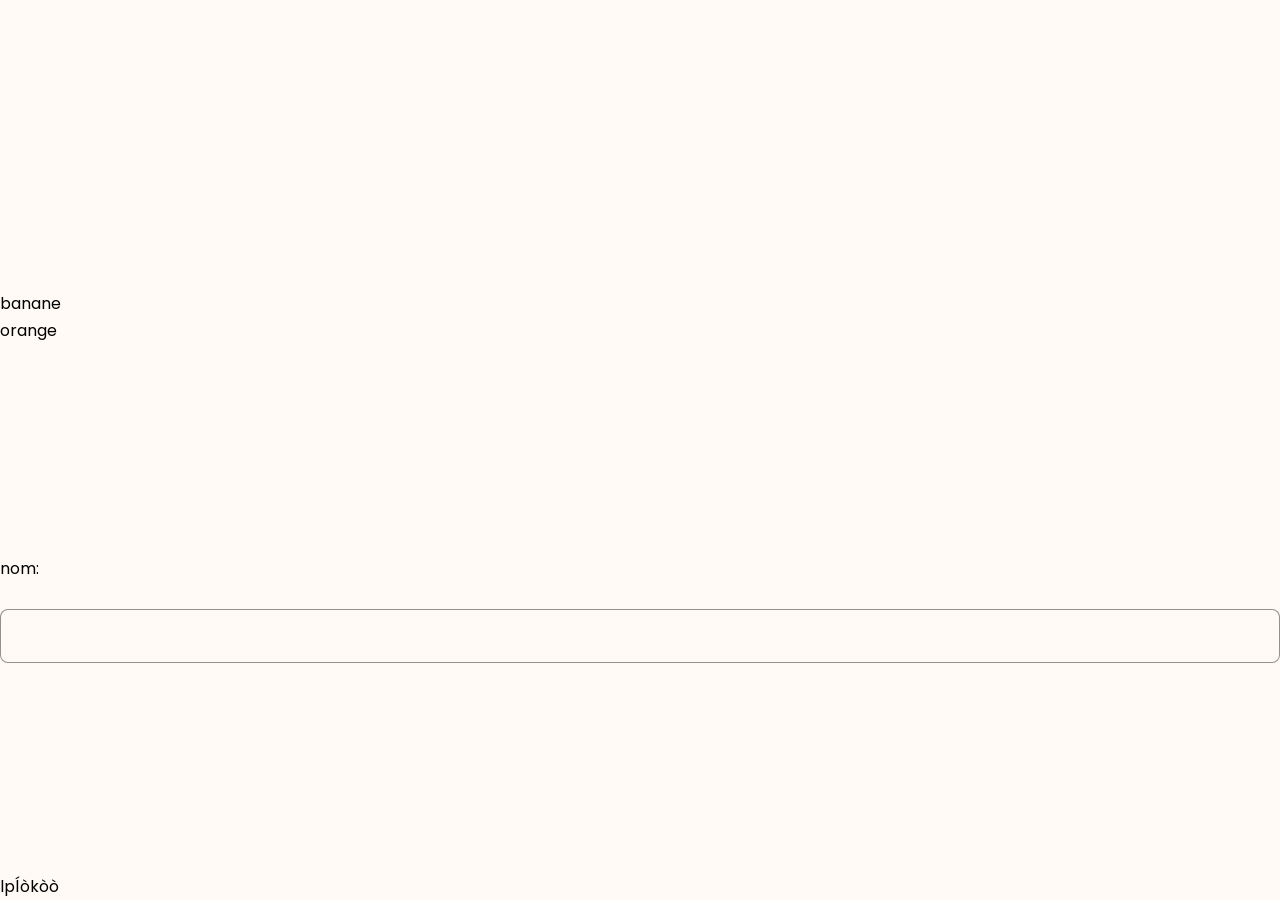
<file: front-end/pages/test/test.html>
<!doctype html>
<html lang="fr">
	<head>
		<meta charset="UTF-8" />
		<meta name="viewport" content="width=device-width, initial-scale=1.0" />
		<title>Document</title>
		<link rel="stylesheet" href="/front-end/assets/styles/global.css" />
		<link rel="stylesheet" href="test.css" />
	</head>
	<body>
		<div class="all-services"></div>
		<ul id="liste">
			<li id="un">banane</li>
			<li id="deux">orange</li>
		</ul>
<div class="input-group">
<label for="nom"><span>nom:</span></label><br>
<input type="text" id="nom" name="nom">
</div>
		<script src="test.js"></script>
	</body>
</html>
lpĺòkòò
</file>
<file: front-end/components/header/header.css>
/*--------- header global -------*/
.header-container {
    align-items: center;
    justify-content: space-between;
    backdrop-filter: blur(30px);
    position: fixed;
    top: 0px;
    width: 100%;
    padding: var(--space-sm) var(--space-lg);
    gap: 10px;
    margin-bottom: 100px;
    z-index: 1000;
    box-shadow: var(--shadow-sm) rgba(var(--gray-color), 0.3);
}


/*---------- info App -----------*/
.app-meta {
    gap: 5px;
    background: rgba(var(--first-color), 0.2);
    border-radius: var(--radius-md);
    padding: var(--space-sm);

}

.logo-container {
    width: 50px;
    height: auto;
}

.logo-container img {
    width: 100%;
}

.app-name {
    background: linear-gradient(to right, black 60%, rgba(var(--first-color), 1) 50%);
    font-size: var(--text-lg);
    font-weight: var(--fw-bold);
    -webkit-background-clip: text;
    -webkit-text-fill-color: transparent;

}



/*-----------nav no onnected --------*/
.hd-nav-noConnected {
    gap: var(--space-lg);
    position: relative;
}

.hd-nav-noConnected li {
    list-style: none;
}

.hd-nav-noConnected li a {
    font-weight: var(--fw-medium);
    transition: var(--transition-slow);
    text-decoration: none;
    color: black;
}

.underliner {
    position: absolute;
    bottom: 0px;
    height: 3px;
    background: rgba(var(--second-color), 1);
    border-radius: var(--radius-md);
    transition: var(--transition-slow);
}

.hd-nav-noConnected li a:hover {
    font-weight: var(--fw-semibold);
    color: rgba(var(--second-color), 1);
}

.menu-mobile {
    display: flex;
    align-items: center;
    justify-content: center;
    padding: var(--space-xs);
    width: 40px;
    border-radius: var(--radius-oval);
    aspect-ratio: 1 / 1;
    transition: var(--transition-slow);
}

.menu-mobile:active {
    background: rgba(var(--second-color), 0.7);
}

.menu-mobile svg {
    stroke-width: 2px;

}


/*------------reponsive design ------*/
@media screen and (max-width: 600px) {
    .logo-container {
        width: 40px;
        height: auto;
    }

    nav {
        position: fixed;
        right: var(--space-sm);
        top: var(--space-2xl);
        background: white;
        border-radius: var(--radius-md);
        box-shadow: var(--shadow-all-around) rgba(var(--gray-color), 0.3);
        padding: var(--space-sm) var(--space-lg);
        transition: var(--transition-slow);
        animation: nav_animation 0.20s ease;

    }

    @keyframes nav_animation {
        from {
            right: 0;
            top: 0;
        }

        to {
            right: var(--space-sm);
            top: var(--space-2xl);
        }

    }

    nav .hd-nav-noConnected {
        display: flex;
        flex-direction: column;
        gap: var(--space-sm);
        align-items: flex-start;
        transition: var(--transition-slow);
    }

    .underliner {
    }


}
</file>
<file: front-end/components/footer/footer.css>
.footer-container {
    margin-top: 50px;
    justify-content: center;
    align-items: center;
    background: rgba(var(--first-color), 0.07);
    padding: 10px;
    width: 100%;
    z-index: 1000;
    position: relative;
    left: 0;
    right: 0;
}

.footer-copyright {
    color: rgba(var(--first-color), 0.4);
}

.footer-links {
    gap: 20px;

}

.footer-links a {
    text-decoration: none;
    color: rgba(var(--first-color), 0.2);
}
</file>
<file: front-end/assets/styles/global.css>
/*ce fichier definit le style global de la page
couleur, taille, poids...*/

/*/////////////////////////////////
//   configuration des police   //
////////////////////////////////*

/* Police legere 300*/
@font-face {
  font-family: "Poppins";
  src: url("/front-end/assets/fonts/Poppins-Light.woff2") format("truetype");
  font-weight: 300;
  font-style: normal;
  font-display: swap;
}

/* Police normale */
@font-face {
  font-family: "Poppins";
  src: url("/front-end/assets/fonts/Poppins-Regular.woff2") format("truetype");
  font-weight: 400;
  font-style: normal;
  font-display: swap;
}

/* Police grasse 700*/
@font-face {
  font-family: "Poppins";
  src: url("/front-end/assets/fonts/Poppins-Medium.woff2") format("truetype");
  font-weight: 500;
  font-style: normal;
  font-display: swap;
}

/* Police grasse 700*/
@font-face {
  font-family: "Poppins";
  src: url("/front-end/assets/fonts/Poppins-SemiBold.woff2") format("truetype");
  font-weight: 600;
  font-style: normal;
  font-display: swap;
}

/* Police grasse 700*/
@font-face {
  font-family: "Poppins";
  src: url("/front-end/assets/fonts/Poppins-Bold.woff2") format("truetype");
  font-weight: 700;
  font-style: normal;
  font-display: swap;
}

/* Police italique (optionnel) */
@font-face {
  font-family: "Poppins";
  src: url("../fonts/") format("truetype");
  font-weight: 400;
  font-style: italic;
  font-display: swap;
}

/*import des police*/
/*@import url('https://fonts.googleapis.com/css2?family=Poppins:ital,wght@0,100;0,200;0,300;0,400;0,500;0,600;0,700;0,800;0,900;1,100;1,200;1,300;1,400;1,500;1,600;1,700;1,800;1,900&display=swap');
@import url('https://fonts.googleapis.com/css2?family=Inter:wght@400;500;600;700&display=swap');*/

:root {
  /*colors*/
  --first-color: 25, 177, 228;
  --second-color: 108, 92, 231;
  --gray-color: 100, 100, 100;

  /*size*/
  --text-xs: 12px;
  --text-sm: 14px;
  --text-normal: 16px;
  --text-lg: 20px;
  --text-xl: 26px;
  --text-2xl: 36px;

  /*weight*/
  --fw-basic: 300;
  --fw-normal: 400;
  --fw-medium: 500;
  --fw-semibold: 600;
  --fw-bold: 700;

  /*shadow*/
  --shadow-bottom: 0px 5px 15px;
  --shadow-all-around: 0px 0px 10px;
  --shadow-sm: 0px 3px 5px;

  /*space*/
  --space-xs: 4px;
  --space-sm: 8px;
  --space-md: 16px;
  --space-lg: 24px;
  --space-xl: 32px;
  --space-2xl: 44px;

  /*transitions*/
  --transition-fast: 0.15s ease;
  --transition-normal: 0.3s ease;
  --transition-slow: 0.5s ease;

  /*radius*/
  --radius-sm: 4px;
  --radius-md: 8px;
  --radius-lg: 16px;
  --radius-xl: 24px;
  --radius-oval: 50%;
}

* {
  padding: 0;
  margin: 0;
  box-sizing: border-box;
  font-family: "Poppins", "sans serif";
  line-height: 1.7;
  font-size: var(--text-normal);
  font-weight: var(--fw-normal);
  text-size-adjust: none;
}

body {
background: rgb(255,250,245);
  min-height: 100vh;
  width: 100vw;
  padding-top: 50px;
  display: flex;
  flex-direction: column;
  justify-content: space-between;
}

button {
  border-radius: 8px;
  border: none;
  padding: var(--space-sm) var(--space-md);
  font-weight: var(--fw-medium);
  cursor: pointer;
  transition: 0.5s;
  font-size: var(--text-normal);
}

button:hover {
  transform: translateY(-2px);
}

.btn-good {
  background: rgba(var(--first-color), 1);
  border: 1px solid rgba(var(--first-color), 1);
  color: white;
}

.btn-good:hover {
  background-color: rgba(var(--first-color), 1);
  color: white;
}

.btn-bad {
  background-color: transparent;
  color: rgba(var(--couleur-secondaire), 1);
  border: 1px solid rgba(var(--couleur-secondaire), 1);
}

.btn-bad:hover {
  background: rgba(var(--couleur-secondaire), 1);
  color: white;
}

.btn-full {
  background: linear-gradient(
    135deg,
    rgba(var(--first-color), 0.9),
    rgba(var(--second-color), 0.9)
  );
  color: white;
}

.btn-full:focus {
  background: linear-gradient(
    135deg,
    rgba(var(--first-color), 1),
    rgba(var(--second-color), 1)
  );
  color: white;
}

.flex-row {
  display: flex;
  flex-direction: row;
  flex-wrap: wrap;
  align-items: center;
}

.flex-column {
  display: flex;
  flex-direction: column;
}

.profil {
  border: 1px solid rgba(var(--gray-color), 0.5);
  aspect-ratio: 1 / 1;
  border-radius: 50%;
}

svg {
  display: block;
  stroke-width: 1.2Q;
}

input {
  outline: none;
  transition: all var(--transition-slow);
  padding: 12px 16px;
  border-radius: 8px;
  border: 1px solid;
  width: 100%;
  background: rgba(255, 255, 255, 0.1);
}

.input-group label {
  display: flex;
  flex-direction: row;
  align-items: center;
  justify-content: flex-start;
  gap: 5px;
  transition: 0.5s;
}

.input-group input {
  border: 1px solid rgba(var(--gray-color), 0.7);
  color: rgba(var(--gray-color), 1);
  font-size: var(--text-normal);
  font-weight: var(--fw-medium);
}

/*responsive design*/
@media screen and (max-width: 760px) {
  :root {
    /*size*/
    --text-xs: 11px;
    --text-sm: 12px;
    --text-normal: 14px;
    --text-lg: 16px;
    --text-xl: 22px;
    --text-2xl: 30px;
  }

  button {
    padding: 8px;
  }
}
</file>
<file: front-end/pages/login/styles.css>
/*/////////////////////////////////
//         login page           //
///////////////////////////////*/

body {}

main {
    min-width: 360px;
    padding: var(--space-xl) 0;
    margin: var(--space-xl) auto;

}

.connexion-hero {
    display: none;
}

.form-content {
    width: 100%;
    gap: var(--space-xl);
}

.title-form {
    text-align: center;
    font-weight: var(--fw-semibold);
    font-size: var(--text-xl);
    color: rgba(var(--second-color), 1);
}

.connexion-form {
    gap: var(--space-lg);
}

.input-group:focus-within label {
    color: rgba(var(--first-color), 1);
    font-weight: var(--fw-semibold);
}

.input-group label span {
    padding: 0px 0px var(--space-md);
    font-weight: inherit;
}

.input-group input:focus {
    border: none;
    box-shadow: var(--shadow-all-around) rgba(var(--first-color), 0.8);
}

.forgot-password {
    font-size: var(--text-xs);
    text-align: right;
}

.not-account {
    font-size: var(--text-sm);
    text-align: center;
}

.not-account a {
    color: rgba(var(--second-color), 1);
    text-decoration: none;
    font-weight: var(--fw-semibold);
}


@media screen and (min-width: 600px) {
    main {
        padding: 0;
        box-shadow: var(--shadow-all-around) rgba(var(--gray-color), 0.5);
        display: flex;
        flex-direction: row;
        max-width: 1000px;
        min-width: 800px;
        max-height: 700px;
        border-radius: 24px;
        overflow: hidden;
        transition: var(--transition-slow)
    }

    main:hover {
        transform: translateY(-10px);
        box-shadow: var(--shadow-all-around) rgba(var(--first-color), 0.5);

    }

    .connexion-hero {
        display: flex;
        justify-content: center;
        align-items: center;
        flex: 3 1 auto;
        min-width: 50%;
        overflow: hidden;
        background: linear-gradient(135deg, rgba(var(--first-color), 1), rgba(var(--second-color), 1));
    }

    .connexion-hero div:first-child {
        width: 300px;
        height: 300px;
        display: flex;
        justify-content: center;
        align-items: center;
        animation: moov-logo infinite 2s;
    }

    @keyframes moov-logo {
        50% {
            transform: translateY(0);
        }

        50% {
            transform: translateY(7px);
        }
    }

    .connexion-hero div img {
        width: 100%;
        filter: drop-shadow(0 0 10px rgba(var(--first-color), 1));
    }

    .connexion-hero p {
        color: white;
        font-weight: var(--fw-semibold);
        font-size: var(--text-2xl);
    }

    .form-content {
        padding: var(--space-lg);
        flex: 2 1 auto;
    }

}
</file>
<file: front-end/pages/order/styles.css>
@import url("/front-end/assets/styles/global.css");

body {
    position: relative;
}

main {
    justify-content: center;
    align-items: center;
    padding: 20px;
}

.msg-confirm {
    margin: 20px;
    padding: 20px;
}

.msg-confirm p {
    font-size: var(--text-lg);
    font-weight: var(--fw-medium);
}

/*////////////////////////////////
//           packs             //
//////////////////////////////*/


.pack-title {
    padding: 7px;
    width: 100%;
    border-radius: 15px;
    margin-bottom: 10px;
    color: rgba(var(--second-color), 0.6);
    border: 1px solid rgba(var(--second-color), 0.2);
    background: rgba(var(--second-color), 0.08);
    font-size: var(--text-lg);
    font-weight: var(--fw-semibold);
}

.packs {
    width: 100%;
    border: 1px solid rgba(var(--second-color), 0.15);
    border-radius: 10px;
    padding: 10px;
    margin-bottom: 20px;
    justify-content: space-between;
}

.packs-feature li {
    list-style: none;
    padding-left: 10px;
    list-style-position: inside;
    position: relative;
    transition: 0.4s ease;
    border-radius: 10px;
    width: 100%;
    margin-right: 20px;
    font-weight: var(--fw-medium);
}

#price,
#delivery {
    font-weight: var(--fw-semibold);
}


.packs-feature li::before {
    content: "\2713";
    color: rgba(var(--second-color), 0.4);
    left: 0;
    padding-right: 10px;
    font-weight: var(--fw-semibold);

}

.packs-feature li:hover {
    transform: translateX(10px);
    color: rgba(var(--second-color), 0.6);
    background: rgba(var(--second-color), 0.15);
}

.service-title {
    font-weight: var(--fw-semibold);
    font-size: var(--text-lg);
}

.service-owner {
    color: rgba(var(--first-color), 0.6);
    font-weight: var(--fw-medium);

}

.order-details p {
    margin-bottom: 20px;
}


@media screen and (min-height: 800px) {
    main {
        position: absolute;
        top: 50%;
        left: 50%;
        transform: translate(-50%, -50%);
        width: 80%;
        border-radius: 15px;
        box-shadow: var(--shadow-all-around) rgba(var(--gray-color), 0.4);
    }
}
</file>
<file: front-end/pages/register/styles.css>
/*/////////////////////////////////
//         login page           //
///////////////////////////////*/

main {
    min-width: 360px;
    padding: var(--space-xl) 0;
    margin: var(--space-xl) auto;
}


.connexion-hero {
    display: none;
}

.form-content {
    gap: var(--space-xl);
}

.title-form {
    text-align: center;
    font-weight: var(--fw-semibold);
    font-size: var(--text-xl);
    color: rgba(var(--second-color), 1);
}

.connexion-form {
    gap: var(--space-lg);
}

.second-register-page {
    display: none;
}

.first-register-page,
.second-register-page {
    gap: var(--space-md);
}

.input-group:focus-within label {
    color: rgba(var(--first-color), 1);
    font-weight: var(--fw-semibold);
}

.input-group label span {
    padding: 0px 0px var(--space-sm);
    font-weight: inherit;
}

.input-group input:focus {
    border: none;
    box-shadow: var(--shadow-all-around) rgba(var(--first-color), 0.8);
}

.forgot-password {
    font-size: var(--text-xs);
    text-align: right;
}

.not-account {
    font-size: var(--text-sm);
    text-align: center;
}

.not-account a {
    color: rgba(var(--second-color), 1);
    text-decoration: none;
    font-weight: var(--fw-semibold);
}

#next span,
#previous span {
    font-weight: var(--fw-semibold);
}

#next,
#previous {
    gap: var(--space-sm);
    margin-top: var(--space-2xl);
}


@media screen and (min-width: 600px) {
    main {
        padding: 0;
        box-shadow: var(--shadow-all-around) rgba(var(--gray-color), 0.5);
        display: flex;
        flex-direction: row;
        width: auto;
        min-width: 800px;
        /*height: 560px;*/
        border-radius: 24px;
        overflow-x: hidden;
        transition: var(--transition-slow);
    }

    main:hover {
        transform: translateY(-10px);
    }

    .connexion-hero {
        display: flex;
        justify-content: center;
        align-items: center;
        flex: 3 1 auto;
        min-width: 50%;
        overflow: hidden;
        background: linear-gradient(135deg, rgba(var(--first-color), 1), rgba(var(--second-color), 1));
    }

    .connexion-hero div:first-child {
        width: 300px;
        height: 300px;
        display: flex;
        justify-content: center;
        align-items: center;
        animation: moov-logo linear 2s infinite;
    }

    .connexion-hero div img {
        width: 100%;
        filter: drop-shadow(0 0 10px rgba(var(--first-color), 1));
    }

    @keyframes moov-logo {
        50% {}

        50% {
            transform: translateY(7px);
        }
    }

    .connexion-hero p {
        color: white;
        font-weight: var(--fw-semibold);
        font-size: var(--text-2xl);
    }

    .form-content {
        padding: var(--space-lg);
        flex: 2 1 auto;
    }

    .mobile {
        display: none;
    }

    #next,
    #previous {
        margin-top: 0px;
    }
}
</file>
<file: front-end/pages/service/styles.css>
@import url("/front-end/assets/styles/global.css");

/*////////////////////////////////
//            hero             //
//////////////////////////////*/
.hero {
    padding: 20px;
    margin: 20px;
    border-radius: 10px;
    background: linear-gradient(135deg,
            rgba(var(--first-color), 0.7),
            rgba(var(--second-color), 0.7));
}

.hero-title {
    color: white;
    font-size: var(--text-2xl);
    font-weight: var(--fw-bold);
}

/*////////////////////////////////
//        services             //
//////////////////////////////*/

.service-infos {
    max-width: 1000px;
    margin: 20px;
    padding: 20px;
    border-radius: 10px;
    box-shadow: var(--shadow-all-around) rgba(var(--gray-color), 0.2);
    gap: 1.5rem;
}

.service-title {
    font-weight: var(--fw-semibold);
    justify-content: space-between;
    line-height: 1.3;
    gap: 10px;
    flex-wrap: nowrap;
}

.service-title p {
    display: -webkit-box;
    --webkit-line-clamp: 2;
    --webkit-box-orient: horizontal;
    font-size: var(--text-lg);
    overflow: hidden;
    text-overflow: ellipsis;
    min-width: 100px;
}

.service-review {
    align-items: center;
    gap: 1rem;
    flex-wrap: wrap;
}

.service-review p {
    align-items: center;
    gap: 0.5rem;
}

.service-note {
    font-weight: var(--fw-bold);
    font-size: 1.25rem;
    color: rgba(var(--first-color), 0.8);
}

.service-star {
    display: inline-flex;
    align-items: center;
}

.service-avis {
    color: rgba(var(--gray-color), 0.8);
    font-size: var(--text-lg);
}

.service-meta {
    gap: 40px;
    padding: 12px 0 12px 0;
    border-top: 1px solid rgba(var(--gray-color), 0.15);
    border-bottom: 1px solid rgba(var(--gray-color), 0.15);
}

.service-meta p {
    gap: 5px;
    align-items: center;
    font-size: 1.1rem;
}

.service-prix,
.service-delivery {
    font-size: var(--text-lg);
    font-weight: var(--fw-semibold);
    color: black;
}

.service-profil {
    margin-top: 10px;
    gap: 20px;
    align-items: center;
    justify-content: space-between;
}

.service-profil>div {
    gap: 10px;
}

.service-profil-container {
    width: 50px;
    aspect-ratio: 1 / 1;
    border-radius: 50%;
    background-size: cover;
    background-position: center;
    background-color: rgba(var(--second-color), 0.1);
    flex-shrink: 0;
}

.service-profil-infos {
    gap: 0.25rem;
}

.service-profil-pseudo {
    font-weight: 700;
    font-size: 1rem;
}

.service-profil-prof {
    font-size: var(--text-sm);
    color: rgba(var(--gray-color), 0.4);
}

.profil-mention {
    align-items: flex-end;
    gap: 0.25rem;
}

.profil-verified {
    display: inline-flex;
}

.profil-top-rated {
    font-size: 0.7rem;
    color: #4caf50;
    font-weight: 500;
    background: #e8f5e9;
    padding: 0.2rem 0.5rem;
    border-radius: 12px;
}

/*////////////////////////////////
//     services about         //
//////////////////////////////*/
.service-about {
    box-shadow: var(--shadow-all-around) rgba(var(--gray-color), 0.2);
    min-height: 300px;
    margin: 20px;
    padding: 20px;
    border-radius: 10px;
}

.service-about-text {
    font-size: var(--text-normal);
    color: rgba(var(--gray-color), 1);
    text-size-adjust: none;
}

.service-about-text li {
    padding-left: 10px;
    line-height: 1.5;
    list-style-position: inside;
}



/*////////////////////////////////
//      services packs         //
//////////////////////////////*/

.service-packs {
    color: rgba(var(--gray-color), 1);
    display: grid;
    grid-template-columns: 1fr 1fr;
    margin: 20px;
    padding: 10px;
    box-shadow: var(--shadow-all-around) rgba(var(--gray-color), 0.2);
    border-radius: 12px;
    gap: 20px;
    justify-content: space-between;
}

.packs-title {
    padding: 7px;
    width: 100%;
    border-radius: 15px;
    margin-bottom: 10px;
    color: rgba(var(--second-color), 0.6);
    border: 1px solid rgba(var(--second-color), 0.2);
    background: rgba(var(--second-color), 0.08);
    font-size: var(--text-lg);
    font-weight: var(--fw-semibold);
}

.service-packs div {
    width: 100%;
    border: 1px solid rgba(var(--second-color), 0.15);
    border-radius: 10px;
    padding: 10px;
    justify-content: space-between;
}

.packs-feature li {
    list-style: none;
    padding-left: 10px;
    list-style-position: inside;
    position: relative;
    transition: 0.4s ease;
    border-radius: 10px;
    width: 100%;
    margin-right: 20px;
}


.packs-feature li::before {
    content: "\2713";
    color: rgba(var(--second-color), 0.4);
    left: 0;
    padding-right: 10px;
    font-weight: var(--fw-semibold);

}

.packs-feature li:hover {
    transform: translateX(10px);
    color: rgba(var(--second-color), 0.6);
    background: rgba(var(--second-color), 0.15);
}

.service-packs div button {
    margin: 10px 0 10px 0;
}


/*not found service */
.service-not-found {
    justify-content: center;
    align-items: center;
    padding: 20px;
    margin: 20px;
    border: 1px solid rgba(var(--second-color), 0.15);
    border-radius: 10px;
    display: none;
}

@media screen and (max-width: 760px) {
    .hero {
        margin: 10px;
    }

    .hero-title {
        font-size: var(--text-xl);
    }

    .service {
        margin: 10px;
    }

    .service-infos {
        margin: 10px;
        padding: 1rem;
    }

    .service {
        padding: 1.25rem;
    }

    .service-title {
        font-size: 1.35rem;
    }

    .service-meta {
        gap: 1rem;
    }

    .service-profil {
        gap: 10px;
        flex-wrap: nowrap;
    }

    .service-profil-container {
        width: 40px;
    }

    .profil-mention {
        margin-left: 0;
        align-items: flex-start;
        width: 100%;
    }

    .service-about {
        margin: 10px;
    }

    .service-packs {
        margin: 10px;
    }

    .profil-mention {
        display: none;
    }

    .service-about p li {
        transform: translateX(15px);
        line-height: 1.5;
    }

    .service-packs {
        display: flex;
        flex-direction: column;
        align-items: flex-start;
    }
}
</file>
<file: front-end/pages/service/galerie.css>
/*////////////////////////////////
//     services galerie        //
//////////////////////////////*/
.service-galerie {
    gap: 10px;
    margin: 20px;
}

/* Vidéo */
.galerie-video {
    background: rgba(var(--gray-color), 0.15);
    border-radius: 12px;
    overflow: hidden;
    aspect-ratio: 16 / 9;
    display: flex;
    align-items: center;
    justify-content: center;
}

.video-placeholder {
    display: flex;
    flex-direction: column;
    align-items: center;
    justify-content: center;
    gap: 1rem;
    color: #999;
    text-align: center;
}

.video-placeholder svg {
    color: rgba(var(--gray-color), 0.25);
}

.video-placeholder p {
    font-size: var(--text-lg);
}

#service-video {
    width: 100%;
    height: 100%;
    object-fit: cover;
}

/* Galerie images */
.galerie-images {
    background: rgba(var(--gray-color), 0.15);
    border-radius: 12px;
    padding: 1rem;
}

.images-grid {
    display: grid;
    grid-template-columns: repeat(auto-fit, minmax(200px, 200px));
    gap: 1rem;
}

.image {
    aspect-ratio: 16 / 9;
    border-radius: 10px;
}

.galerie-image {
    border-radius: 8px;
    overflow: hidden;
    cursor: pointer;
    transition: transform 0.2s, box-shadow 0.2s;
}

.galerie-image:hover {
    transform: scale(1.02);
    box-shadow: 0 4px 12px rgba(163, 76, 76, 0.781);
}

.galerie-image img {
    width: 100%;
    height: 100%;
    object-fit: cover;
}

.image-placeholder {
    aspect-ratio: 4 / 3;
    background: rgba(var(--gray-color), 0.1);
    border-radius: 8px;
    display: flex;
    flex-direction: column;
    align-items: center;
    justify-content: center;
    gap: 0.5rem;
    color: #bbb;
    text-align: center;
}

.image-placeholder svg {
    color: #ccc;
}

.image-placeholder p {
    font-size: var(--text-lg);
}


/* Modal pour agrandir les images */
.image-modal {
    position: fixed;
    top: 0;
    left: 0;
    width: 100%;
    height: 100%;
    background: rgba(0, 0, 0, 0.9);
    display: flex;
    align-items: center;
    justify-content: center;
    z-index: 1000;
    cursor: pointer;
}

.image-modal img {
    max-width: 90%;
    max-height: 90%;
    object-fit: contain;
}

.image-modal .close-modal {
    position: absolute;
    top: 20px;
    right: 30px;
    color: white;
    font-size: 40px;
    cursor: pointer;
}

@media screen and (max-width: 760px) {
    .images-grid {
        grid-template-columns: repeat(auto-fill, minmax(150px, 1fr));
        gap: 0.75rem;
    }

    .galerie-images {
        padding: 0.75rem;
    }


    .service-galerie {
        margin: 10px;
    }

    .images-grid {
        display: flex;
        flex-direction: column;
    }

    .image {
        aspect-ratio: 16 / 9;
        border-radius: 10px;

    }

}
</file>
<file: front-end/components/etoile/etoile.css>
.rating-stars {
  display: flex;
  gap: 0px;
  color: black;
}

.rating-stars .star {
  display: inline;
  line-height: 0;
}

.star-half svg {
  color: black;
  fill: black;
}
</file>
<file: front-end/pages/services/styles.css>
@import url("/front-end/assets/styles/global.css");

/*////////////////////////////////
//            hero             //
//////////////////////////////*/
.hero {
    padding: var(--space-lg);
    margin: 20px 20px 40px 20px;
    border-radius: 12px;
    background: linear-gradient(135deg,
            rgba(var(--first-color), 0.9),
            rgba(var(--second-color), 0.9));
}

.hero-title {
    color: white;
    font-size: var(--text-2xl);
    font-weight: var(--fw-bold);
}

.hero input{
    border: none;
    box-shadow: var(--shadow-all-around )rgba(255, 255, 255, 0.3);
}

.hero input::placeholder{
    color: rgba(255, 255, 255, 0.7);
}
@media screen and (max-width: 760px) {
    .hero {
        margin: 10px;
    }

    .hero-title {
        font-size: var(--text-xl);
    }

}
</file>
<file: front-end/pages/services/filter.css>
/*////////////////////////////////
//          filtre             //
//////////////////////////////*/
.filter {
  width: 100%;
  justify-content: flex-start;
  margin: 20px;
  gap: 20px;
  flex-wrap: nowrap;
}

.filter-item-group {
}

.filter-item {
  gap: 5px;
  padding: 10px;
  justify-content: center;
  outline: none;
  border: 0.9px solid rgba(var(--second-color), 1);
  font-size: var(--text-normal);
  font-weight: var(--fw-medium);
  min-width: 150px;
  border-radius: 12px;
  background: rgba(var(--second-color), 0.4);
  color: rgba(var(--second-color), 0.7);
}

.filter-item-detail {
  display: none;
  box-shadow: var(--shadow-all-around) rgba(var(--gray-color), 0.35);
  border-radius: 10px;
  padding: 20px;
  position: absolute;
  z-index: 900;
  background: white;
  margin: 10px 0 10px 0px;
  animation: filter_animation ease 0.3s;
}

.filter-item-detail:last-child {
}

.filter-item:active, .filter-item:hover {
  background: rgba(var(--first-color), 0.6);
  color: rgba(var(--second-color), 1);
}

#categorie-detail ul li {
  list-style: none;
}

#delai-detail button {
  width: 100%;
  margin: 10px 0 0 0;
}

@keyframes filter_animation {
  from {
    transform: translate(-40px, -40px);
  }

  to {
    transform: translateX(0px);
  }
}

.filter-item:focus {
  border-color: rgba(var(--second-color), 0.5);
  color: rgba(var(--second-color), 1);
  background: rgba(var(--second-color), 0.3);
}

.filter-item span svg {
  width: 18px;
  height: 18px;
  stroke-width: 1.3px;
  color: rgba(var(--second-color), 0.5);
  transition: 0.3s;
}

.filter-item:hover span svg {
  color: rgba(var(--second-color), 1);
  transform: rotate(180deg);
}

#categorie-detail ul {
  list-style: none;
  max-height: 200px;
  overflow-y: auto;
  padding: 0;
}

#categorie-detail li {
  padding: 10px 12px;
  border-radius: 10px;
  cursor: pointer;
  font-size: var(--text-sm);
  font-weight: var(--fw-medium);
  color: rgba(var(--gray-color), 0.8);
  transition: 0.3s ease;
}

#categorie-detail li:hover {
  background: rgba(var(--first-color), 0.1);
  color: rgba(var(--first-color), 1);
  transform: translateX(4px);
}

#delai-detail label {
  font-size: var(--text-sm);
  color: rgba(var(--gray-color), 0.8);
}

#delai-detail input {
  width: 100%;
  padding: 8px 10px;
  margin: 6px 0 10px 0;
  border-radius: 10px;
  border: 1px solid rgba(var(--gray-color), 0.3);
}

#delai-detail input:focus {
  border-color: rgba(var(--first-color), 0.6);
  box-shadow: var(--shadow-all-around) rgba(var(--first-color), 0.5);
}

#note-detail {
  align-items: center;
  justify-content: center;
  gap: 10px;
}

#note-detail input {
  width: 100%;
  min-width: 100px;
  border-radius: 7px;
  border: 1px solid rgba(var(--gray-color), 0.3);
  padding: 5px;
  accent-color: rgba(var(--first-color), 1);
}

#note-detail input:focus {
  border-color: rgba(var(--second-color), 0.6);
  box-shadow: var(--shadow-all-around) rgba(var(--second-color), 0.5);
}

#note-detail button {
  width: 100%;
  margin-top: 10px;
}

#trie-detail ul {
  list-style: none;
  padding: 0;
  margin: 0;
}

#trie-detail li {
  padding: 10px 12px;
  cursor: pointer;
  border-radius: 10px;
  color: rgba(var(--gray-color), 0.8);
  transition: 0.2s ease;
}

#trie-detail li:hover {
  background: rgba(var(--second-color), 0.1);
  color: rgba(var(--second-color), 1);
}

@media screen and (max-width: 760px) {
  .filter {
    gap: 10px;
    margin: 10px;
  }

  .filter-item {
    min-width: 80px;
    gap: 5px;
    padding: 8px;
  }
}
</file>
<file: front-end/assets/styles/service.css>
@import url("/front-end/assets/styles/global.css");

.services>p {
    margin: 20px;
    font-weight: var(--fw-medium);
    font-size: var(--text-lg);
    color: rgba(var(--gray-color), 0.8);
}

.all-services {
    padding: 20px;
    width: 100%;
    display: grid;
    grid-template-columns: repeat(auto-fit, minmax(280px, 1fr));
    gap: 24px;
}

.service {
    background: white;
    width: 100%;
    padding-bottom: 5px;
    overflow: hidden;
    max-width: 400px;
    font-size: var(--text-normal);
    border-radius: 10px;
    box-shadow: var(--shadow-all-around) rgba(var(--gray-color), 0.3);
    transition: ease 0.5s;
    animation: service_animation 0.3s ease;
    position: relative;
}

@keyframes service_animation {
    from {
        width: 20%;
    }

    to {
        width: 100%;
    }
}

.service:hover {
    transform: translateY(-4px);
    box-shadow: var(--shadow-all-around) rgba(var(--first-color), 0.5);
}


.service-favorite {
    position: absolute;
    top: 10px;
    left: 90%;
    z-index: 100;
    color: rgba(var(--gray-color), 0.8);
}

.service-favorite:hover {
    fill: rgba(var(--gray-color), 0.8);
}

.service-img {
    background-position: center;
    background-size: cover;
    width: 100%;
    aspect-ratio: 16 / 9;
    border-radius: 0px 0px 10px 10px;
}

.service-profil {
    flex-wrap: nowrap;
    margin: 0px 0px 0px 10px;
    justify-content: flex-start;
    gap: 10px;
}

.service-profil-container {
    background-position: cover;
    width: 35px;
    aspect-ratio: 1 / 1;
    background-position: center;
    background-size: contain;
}

.service-profil-infos {
    padding-right: 0;
    justify-content: center;
    align-items: flex-start;
    font-size: var(--text-sm);
}

.service-profil-pseudo {
    font-weight: var(--fw-normal);
}

.service-profil-prof {
    overflow: hidden;
    max-width: 50px;
    text-overflow: ellipsis;
    white-space: nowrap;
    font-weight: var(--fw-basic);
    color: rgba(var(--gray-color), 1);
    max-width: 90px;
    line-height: 0.9;
}

.service-title {
    display: -webkit-box;
    -webkit-line-clamp: 2;
    -webkit-box-orient: vertical;
    overflow: hidden;
    text-overflow: ellipsis;
    margin: 5px 5px 0px 10px;
    font-weight: var(--fw-medium);
    font-size: var(--text-lg);
    line-height: 1.1;
}

.service-review {
    margin-left: 10px;
    gap: 10px;
}

.service-avis {
    font-weight: var(--fw-semibold);
    padding: 0 3px 0 3px;
}

.service-note {
    font-weight: var(--fw-semibold);
    padding-right: 5px;
}

.service-meta {
    color: rgba(var(--gray-color), 1);
    width: 90%;
    justify-content: space-between;
    margin: 0px 10px 0px 10px;
}

.service-meta p span svg {
    color: rgba(var(--first-color), 1);
    display: flex;
}

.service-delivery,
.service-prix {
    color: rgba(var(--first-color), 1);
    font-weight: var(--fw-semibold);
    padding: 0 3px 0 3px;
}

.profil-mention {
    gap: 3px;
    justify-content: center;
    align-items: center;
    font-size: var(--text-xs);
}

.profil-top-rated {
    line-height: 1;
    font-weight: var(--fw-semibold);
    color: rgba(var(--first-color), 1);
}

.profil-verified {
    display: flex;
}

@media screen and (max-width: 760px) {
    .services>p {
        margin: 10px;
    }

    .service-profil-container {
        width: 30px;
    }

    .all-services {
        padding: 10px;
        grid-template-columns: repeat(1, 1fr);
        gap: 20px;
        justify-items: center;
    }

    .service-profil {
        gap: 3px;
    }
}
</file>
<file: front-end/pages/welcome/categories.css>
/* here it's the code for the style of the categories section in the welcome page */
.categories {
    border-top: 2px solid rgba(var(--second-color), 0.5);
    padding: var(--space-sm);
    justify-content: space-between;
    gap: var(--space-lg);
    margin: var(--space-2xl) var(--space-md);
    transition: all var(--transition-slow);
}

.categories:hover {
    border-radius: var(--radius-lg);
    background: rgba(var(--second-color), 0.05);
    box-shadow: var(--shadow-all-around) rgba(var(--second-color), 0.3);
}

.categories>p {
    text-align: center;
    font-weight: var(--fw-semibold);
    font-size: var(--text-xl);
    color: rgba(var(--second-color), 1);
}

.categories-container {
    justify-content: flex-start;
    align-items: center;
    gap: var(--space-lg);
    padding: var(--space-lg) var(--space-xs);
    flex-wrap: nowrap;
    overflow: auto;
}

.category {
    background: white;
    justify-content: space-between;
    align-items: flex-start;
    gap: var(--space-md);
    min-width: 250px;
    height: 100%;
    padding: var(--space-lg);
    border-radius: 10px;
    box-shadow: var(--shadow-all-around) rgba(var(--gray-color), 0.2);
    transition: all var(--transition-slow);
}

.category:hover {
    transform: translateY(-5px);
    box-shadow: var(--shadow-all-around) rgba(var(--second-color), 0.5);
}

.category h3 {
    width: 100%;
    text-align: left;
    font-weight: var(--fw-medium);
    font-size: var(--text-lg);
    flex-wrap: nowrap;
    gap: var(--space-sm);
}

.category h3 span {
    font-weight: inherit;
}

.category:hover h3 {
    color: rgba(var(--second-color), 1);
}

.category p {
    font-weight: var(--fw-medium);
    color: rgba(var(--gray-color), 1);
}

.categories:hover p {
    font-weight: var(--fw-semibold);
}

@media screen and (min-width: 600px) {
    .categories {
        padding: var(--space-lg) 0 0;
        margin: var(--space-2xl) var(--space-lg);
    }

    .categories-container {
        padding: var(--space-lg);
    }
}
</file>
<file: front-end/pages/welcome/styles.css>
/*---------- hero -------------*/

.hero {
    display: flex;
    flex-direction: column;
    justify-content: center;
    align-items: center;

    margin: var(--space-2xl) var(--space-md);
    padding: var(--space-md) var(--space-lg);
    border-radius: var(--radius-xl);
    background: ;
    background: linear-gradient(135deg, rgba(var(--first-color), 0.1), rgba(var(--second-color), 0.1));
}

.hero p {
    background: linear-gradient(135deg, rgba(var(--first-color), 1), rgba(var(--second-color), 1));

    font-weight: var(--fw-bold);
    font-size: var(--text-2xl);
    line-height: 1.3;
    -webkit-background-clip: text;
    -webkit-text-fill-color: transparent;
}

/*---------- CTA ----------------*/
.CTA {
    margin: var(--space-2xl) 0;
    justify-content: space-between;
    width: 100%;
}

.CTA button a {
    color: white;
    text-decoration: none;
    font-weight: var(--fw-medium);
}

/*----------why shouse us ------*/
.why-shoose-us {
    border-top: 2px solid rgba(var(--first-color), 0.5);
    margin: var(--space-2xl) var(--space-md) var(--space-lg);
    transition: var(--transition-slow);
    padding-bottom: var(--space-md);
}

.why-shoose-us:hover {
    border-radius: 20px;
    background: rgba(var(--first-color), 0.05);
    box-shadow: var(--shadow-all-around) rgba(var(--first-color), 0.3);
}

.why-shoose-all {
    justify-content: space-between;
    align-items: center;
    font-weight: var(--fw-semibold);
    gap: var(--space-lg);
    padding: 0 var(--space-md);
}

.why-shoose-us>p {
    font-weight: var(--fw-semibold);
    text-align: center;
    font-size: var(--text-xl);
    margin: var(--space-lg) 0;
}

.why-shoose-item {
    height: 100%;
    background: white;
    justify-content: space-between;
    align-items: center;
    width: 100%;
    gap: var(--space-md);
    padding: var(--space-lg);
    border-radius: 10px;
    box-shadow: var(--shadow-all-around) rgba(var(--gray-color), 0.2);
    transition: all var(--transition-slow);
}

.why-shoose-item:hover {
    transform: translateY(-5px);
    box-shadow: var(--shadow-all-around) rgba(var(--first-color), 0.5);
}

.why-shoose-item h3 {
    width: 100%;
    text-align: left;
    font-weight: var(--fw-medium);
    font-size: var(--text-lg);
    flex-wrap: nowrap;
    gap: var(--space-sm);
}

.why-shoose-item:hover h3 {
    color: rgba(var(--first-color), 1);
}

@media screen and (min-width: 600px) {
    .why-shoose-us {
        padding: var(--space-lg);
        margin: var(--space-2xl) var(--space-lg) var(--space-lg);
    }

    .why-shoose-all {
        display: grid;
        grid-template-columns: 1fr 1fr;
        gap: var(--space-lg);
    }

    .hero {
        align-items: flex-start;
        margin: var(--space-2xl) var(--space-lg);
        padding: var(--space-lg) var(--space-2xl);
    }

    .hero p {
        width: 100%;
        max-width: 500px;
        text-align: left;
    }

    .CTA {
        gap: var(--space-2xl);
        width: 100%;
        justify-content: flex-start;
    }
}
</file>
<file: front-end/pages/test/test.css>
@import url("/front-end/assets/styles/global.css");

.all-services {
    padding: 15px;
    width: 100%;
    display: grid;
    grid-template-columns: repeat(auto-fill, minmax(280px, 300px));
    gap: 24px;
}

.service {
    width: 100%;
    padding-bottom: 5px;
    overflow: hidden;
    max-width: 320px;
    font-size: var(--text-normal);
    border-radius: 10px;
    box-shadow: var(--shadow-all-around) rgba(var(--gray-color), 0.3);
    transition: ease 0.5s;
}

.service:hover {
    transform: translateY(-4px);
    box-shadow: var(--shadow-all-around) rgba(var(--first-color), 0.5);
}

.service-img {
    background-image: url("/front-end/assets/pictures/service1.png");
    background-position: contain;
    width: 100%;
    aspect-ratio: 16 / 9;
    border-radius: 0px 0px 10px 10px;
}

.service-profil {
    flex-wrap: nowrap;
    margin: 0px 0px 0px 10px;
    justify-content: flex-start;
    gap: 10px;
}

.service-profil-container {
    background-image: url("/front-end/assets/pictures/profil1.jpg");
    width: 50px;
    aspect-ratio: 1 / 1;
    background-position: center;
    background-size: contain;

}

.service-profil-infos {
    padding-right: 0;
    justify-content: center;
    align-items: flex-start;
    font-size: var(--text-sm);
}

.service-profil-pseudo {
    font-weight: var(--fw-normal);
}

.service-profil-prof {
    overflow: hidden;
    max-width: 50px;
    text-overflow: ellipsis;
    white-space: nowrap;
    font-weight: var(--fw-basic);
    color: rgba(var(--gray-color), 1);
    max-width: 90px;
    line-height: 0.9;
}

.service-title {
    display: -webkit-box;
    -webkit-line-clamp: 2;
    -webkit-box-orient: vertical;
    overflow: hidden;
    text-overflow: ellipsis;
    margin: 5px 5px 0px 10px;
    font-weight: var(--fw-medium);
    font-size: var(--text-lg);
    line-height: 1.1;
}

.service-review {
    margin-left: 10px;
    gap: 10px;
}

.service-avis {
    font-weight: var(--fw-semibold);
    padding: 0 3px 0 3px;
}

.service-note {
    font-weight: var(--fw-semibold);
    padding-right: 5px;
}

.service-meta {
    color: rgba(var(--gray-color), 1);
    width: 90%;
    justify-content: space-between;
    margin: 0px 10px 0px 10px;
}

.service-meta p span svg{
color: rgba(var(--first-color), 1);
display: flex;
}

.service-delivery,
.service-prix {
    color: rgba(var(--first-color), 1);
    font-weight: var(--fw-semibold);
    padding: 0 3px 0 3px;
}

.profil-mention {
    gap: 3px;
    justify-content: center;
    align-items: center;
    font-size: var(--text-xs);
}

.profil-top-rated {
    line-height: 1;
    font-weight: var(--fw-semibold);
    color: rgba(var(--first-color), 1)
}

.profil-verified {
    display: flex;
}

@media screen and (max-width: 760px) {
    .service-profil-container {
        width: 40px;
    }

    .all-services {
        padding: 7px;
        grid-template-columns: repeat(2, 1fr);
        gap: 10px;
        justify-items: center;
    }

    .service-profil {
        gap: 3px;
    }

}
</file>
